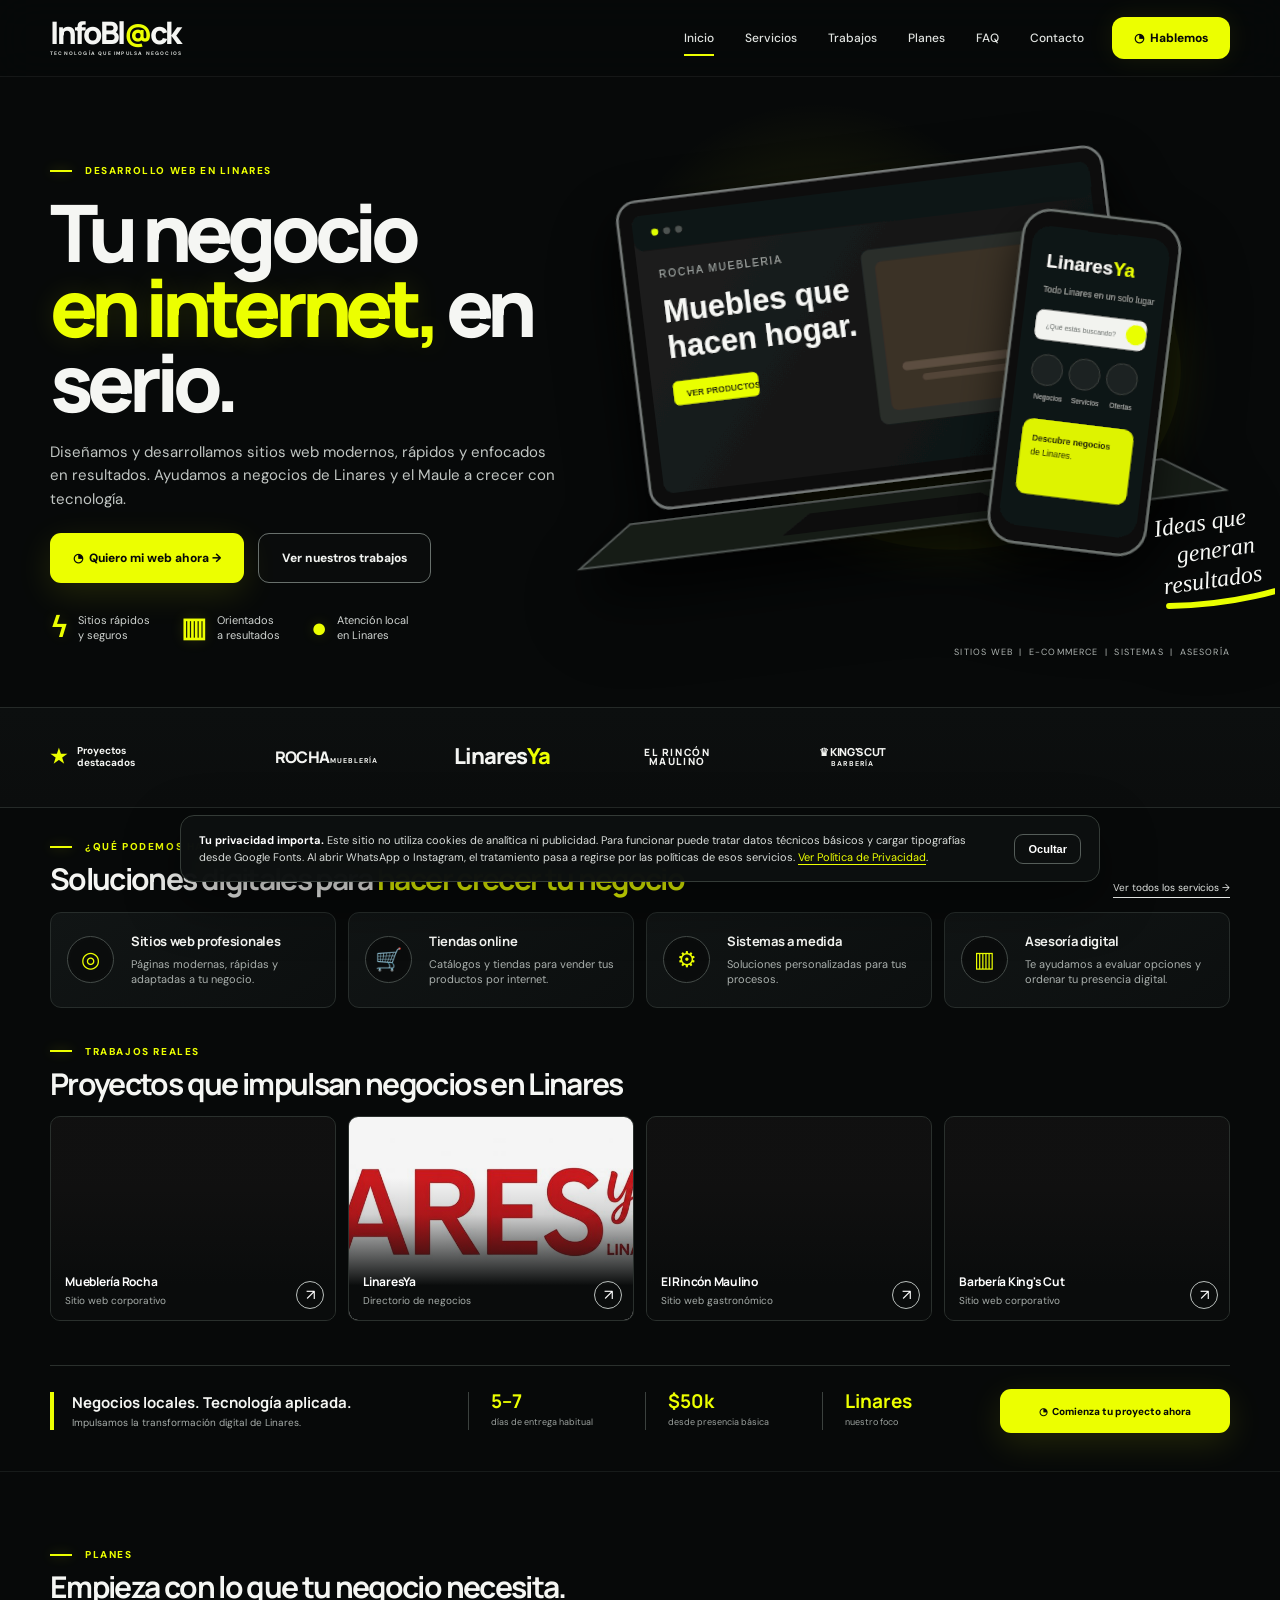
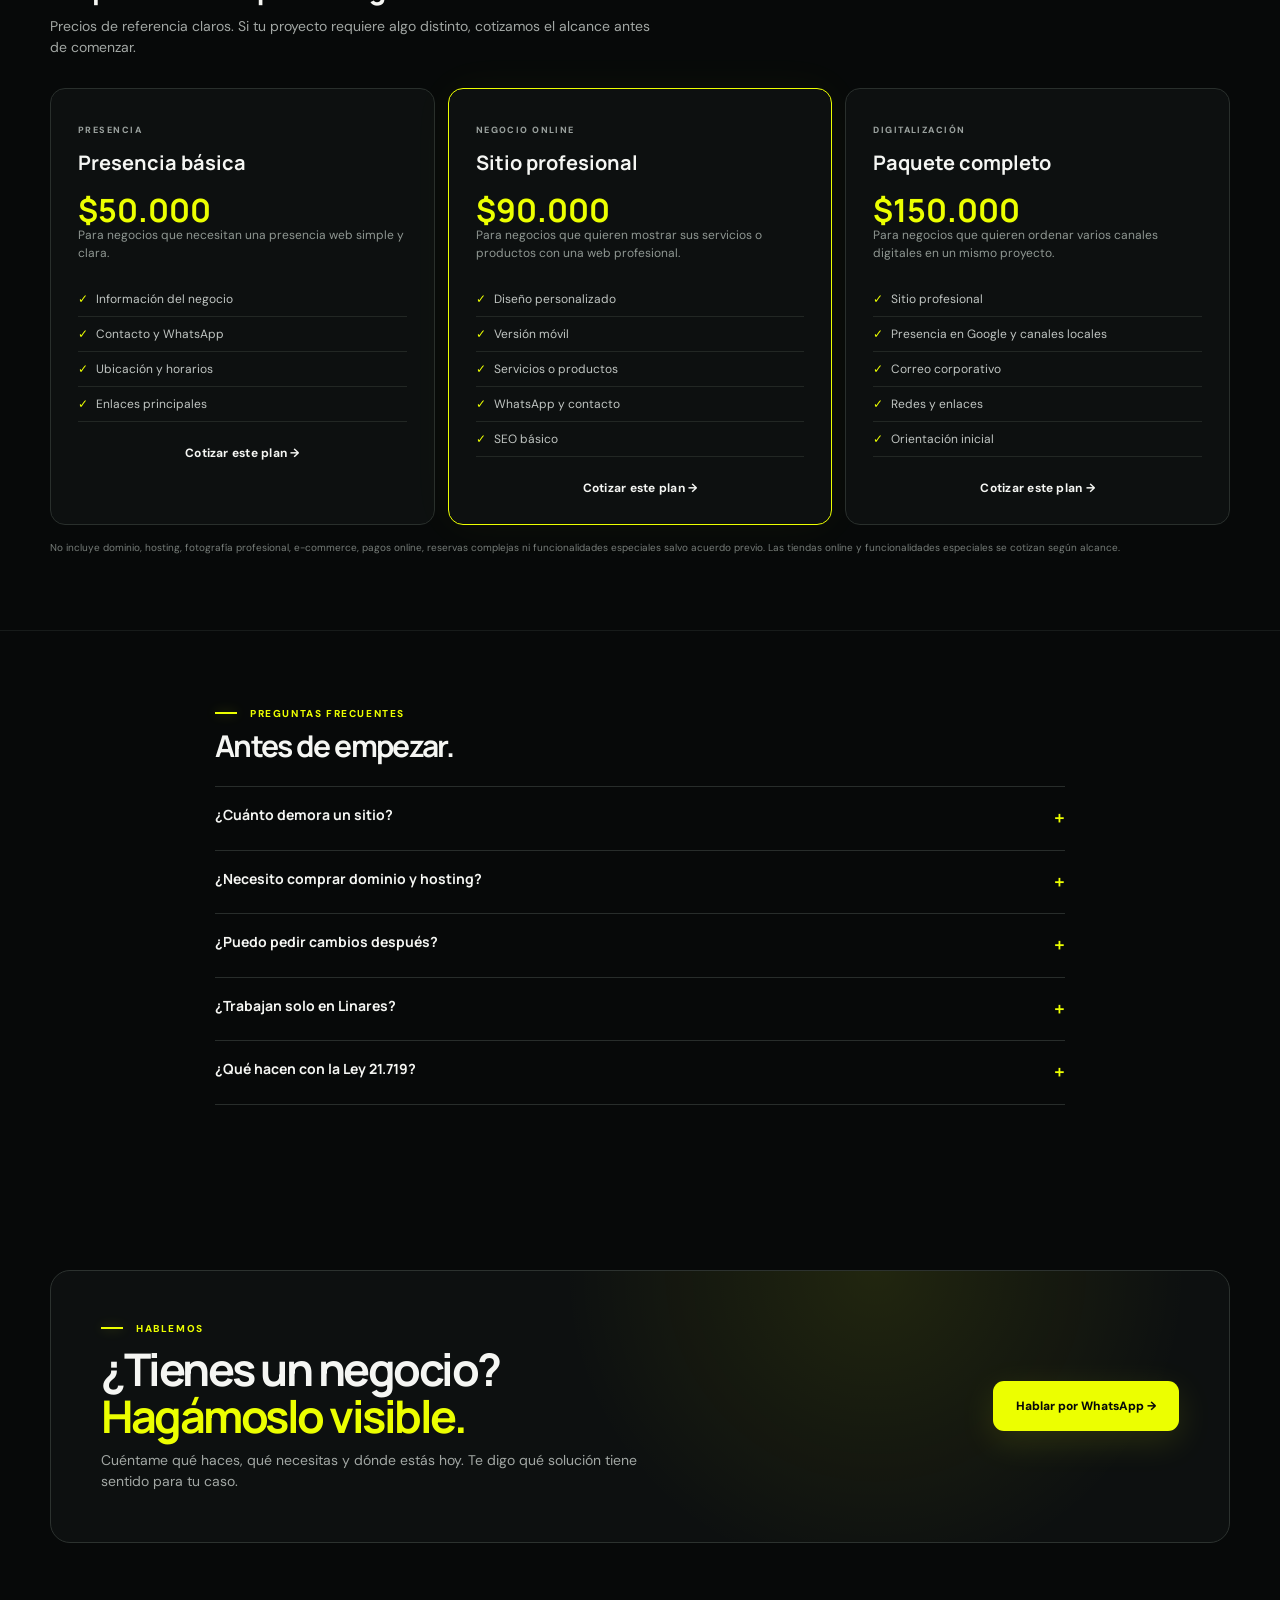
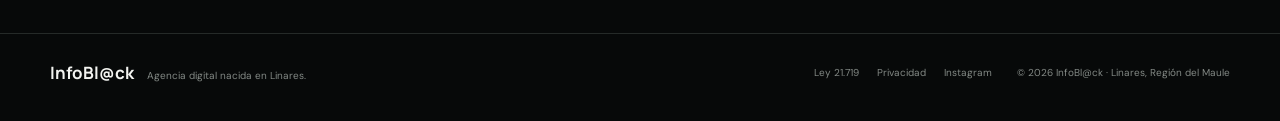
<file: index.html>
<!DOCTYPE html>
<html lang="es">
<head>
<meta charset="UTF-8">
<meta name="viewport" content="width=device-width, initial-scale=1.0">
<title>InfoBl@ck | Digitalización de negocios en Linares</title>
<meta name="description" content="Diseñamos y desarrollamos sitios web modernos para negocios de Linares y la Región del Maule.">
<meta name="robots" content="index, follow">
<meta property="og:title" content="InfoBl@ck | Digitalización de negocios en Linares">
<meta property="og:description" content="Tu negocio en internet, en serio.">
<meta property="og:type" content="website">
<meta property="og:url" content="https://infoblack.cl">
<link rel="icon" type="image/png" href="/favicon.png">
<link rel="apple-touch-icon" href="/favicon.png">
<link rel="preconnect" href="https://fonts.googleapis.com">
<link href="https://fonts.googleapis.com/css2?family=DM+Sans:wght@400;500;600;700&family=Manrope:wght@500;600;700;800&display=swap" rel="stylesheet">
<link rel="stylesheet" href="/assets/modern-typography.css?v=5">
<script type="application/ld+json">{"@context":"https://schema.org","@type":"LocalBusiness","name":"InfoBl@ck","description":"Agencia digital para negocios de Linares y la Región del Maule.","url":"https://infoblack.cl","telephone":"+56984272557","email":"infoblack.linares@gmail.com","address":{"@type":"PostalAddress","addressLocality":"Linares","addressRegion":"Región del Maule","addressCountry":"CL"},"founder":{"@type":"Person","name":"Willson Valdés"},"priceRange":"$$"}</script>
<style>
.privacy-notice{position:fixed;z-index:3000;left:18px;right:18px;bottom:18px;max-width:920px;margin:0 auto;background:rgba(13,16,16,.97);border:1px solid #343b37;border-radius:14px;box-shadow:0 18px 55px rgba(0,0,0,.45);padding:16px 18px;display:flex;align-items:center;gap:18px;color:#d9ddda;font-size:11px;line-height:1.5;backdrop-filter:blur(18px)}
.privacy-notice strong{color:#fff}.privacy-notice a{color:#ecff00;text-decoration:underline;text-underline-offset:3px}.privacy-notice button{margin-left:auto;flex:0 0 auto;border:1px solid #555d59;background:transparent;color:#fff;border-radius:9px;padding:8px 13px;font-size:11px;font-weight:700;cursor:pointer}.privacy-notice button:hover{border-color:#ecff00;color:#ecff00}
.plan-note{margin:-8px 0 20px;color:#8f9792;font-size:12px;line-height:1.5}.plan-cta{display:block;margin-top:22px;text-align:center;text-decoration:none;font-size:12px;font-weight:700;letter-spacing:.02em}.plan-cta:hover{text-decoration:underline;text-underline-offset:4px}
@media(max-width:600px){.privacy-notice{left:10px;right:10px;bottom:10px;padding:14px;align-items:flex-start}.privacy-notice button{padding:7px 10px}}
</style>
</head>
<body>
<header class="site-header">
  <nav class="nav wrap">
    <a class="logo" href="#inicio" aria-label="InfoBl@ck inicio">InfoBl<span>@</span>ck<small>TECNOLOGÍA QUE IMPULSA NEGOCIOS</small></a>
    <div class="nav-links">
      <a class="active" href="#inicio">Inicio</a><a href="#servicios">Servicios</a><a href="#trabajos">Trabajos</a><a href="#precios">Planes</a><a href="#faq">FAQ</a><a href="#contacto">Contacto</a>
    </div>
    <a class="nav-whatsapp" href="https://wa.me/56984272557?text=Hola%20InfoBl%40ck%2C%20quiero%20mejorar%20mi%20negocio">◔ &nbsp;Hablemos</a>
    <button class="hamb" id="hamb" aria-label="Abrir menú" aria-expanded="false">☰</button>
  </nav>
  <div class="mobile-nav" id="mobileNav"><a href="#inicio">Inicio</a><a href="#servicios">Servicios</a><a href="#trabajos">Trabajos</a><a href="#precios">Planes</a><a href="#faq">FAQ</a><a href="#contacto">Contacto</a><a class="nav-whatsapp" href="https://wa.me/56984272557?text=Hola%20InfoBl%40ck%2C%20quiero%20mejorar%20mi%20negocio">Hablemos</a></div>
</header>

<aside class="privacy-notice" id="privacyNotice" aria-label="Aviso de privacidad">
  <div><strong>Tu privacidad importa.</strong> Este sitio no utiliza cookies de analítica ni publicidad. Para funcionar puede tratar datos técnicos básicos y cargar tipografías desde Google Fonts. Al abrir WhatsApp o Instagram, el tratamiento pasa a regirse por las políticas de esos servicios. <a href="/politica-de-privacidad/">Ver Política de Privacidad</a>.</div>
  <button type="button" id="privacyDismiss">Ocultar</button>
</aside>

<main id="inicio">
<section class="hero-reference">
  <div class="wrap hero-grid">
    <div class="hero-copy">
      <div class="hero-kicker"><span></span> DESARROLLO WEB EN LINARES</div>
      <h1>Tu negocio<br><em>en internet,</em> en serio.</h1>
      <p>Diseñamos y desarrollamos sitios web modernos, rápidos y enfocados en resultados. Ayudamos a negocios de Linares y el Maule a crecer con tecnología.</p>
      <div class="hero-actions"><a class="button button-primary" href="https://wa.me/56984272557?text=Hola%20InfoBl%40ck%2C%20quiero%20mi%20web">◔ &nbsp;Quiero mi web ahora →</a><a class="button button-outline" href="#trabajos">Ver nuestros trabajos</a></div>
      <div class="hero-points"><div><b>ϟ</b><span>Sitios rápidos<br>y seguros</span></div><div><b>▥</b><span>Orientados<br>a resultados</span></div><div><b>●</b><span>Atención local<br>en Linares</span></div></div>
    </div>
    <div class="hero-visual"><img src="/assets/hero-devices.svg" alt="Diseños web de Mueblería Rocha y LinaresYa en computador y teléfono"><div class="hero-tags">SITIOS WEB &nbsp;|&nbsp; E-COMMERCE &nbsp;|&nbsp; SISTEMAS &nbsp;|&nbsp; ASESORÍA</div></div>
  </div>
</section>

<section class="project-strip"><div class="wrap strip-inner"><div class="strip-label"><b>★</b><span>Proyectos<br>destacados</span></div><div class="strip-name rocha">ROCHA<small>MUEBLERÍA</small></div><div class="strip-name linaresya">Linares<span>Ya</span></div><div class="strip-name maulino">EL RINCÓN<br>MAULINO</div><div class="strip-name kings">♛ KING'S CUT<br><small>BARBERÍA</small></div></div></section>

<section id="servicios" class="services-section"><div class="wrap"><div class="section-head"><div><div class="section-kicker"><span></span> ¿QUÉ PODEMOS HACER POR TU NEGOCIO?</div><h2>Soluciones digitales para <em>hacer crecer tu negocio</em></h2></div><a href="#contacto">Ver todos los servicios →</a></div><div class="service-grid"><article class="service-card"><div class="service-icon">◎</div><div><h3>Sitios web profesionales</h3><p>Páginas modernas, rápidas y adaptadas a tu negocio.</p></div></article><article class="service-card"><div class="service-icon">🛒</div><div><h3>Tiendas online</h3><p>Catálogos y tiendas para vender tus productos por internet.</p></div></article><article class="service-card"><div class="service-icon">⚙</div><div><h3>Sistemas a medida</h3><p>Soluciones personalizadas para tus procesos.</p></div></article><article class="service-card"><div class="service-icon">▥</div><div><h3>Asesoría digital</h3><p>Te ayudamos a evaluar opciones y ordenar tu presencia digital.</p></div></article></div></div></section>

<section id="trabajos" class="works-section"><div class="wrap"><div class="section-head"><div><div class="section-kicker"><span></span> TRABAJOS REALES</div><h2>Proyectos que impulsan negocios en Linares</h2></div></div><div class="works-grid"><a class="work-card work-rocha" href="https://rocha-mueblerialinares.vercel.app" target="_blank" rel="noopener"><div class="work-overlay"></div><div class="work-content"><h3>Mueblería Rocha</h3><p>Sitio web corporativo</p><span>↗</span></div></a><a class="work-card work-linaresya" href="https://linaresya.cl" target="_blank" rel="noopener"><div class="work-overlay"></div><div class="work-content"><h3>LinaresYa</h3><p>Directorio de negocios</p><span>↗</span></div></a><a class="work-card work-maulino" href="https://restaurant-demolinares.netlify.app/" target="_blank" rel="noopener"><div class="work-overlay"></div><div class="work-content"><h3>El Rincón Maulino</h3><p>Sitio web gastronómico</p><span>↗</span></div></a><a class="work-card work-kings" href="https://barberdemolinares.netlify.app/" target="_blank" rel="noopener"><div class="work-overlay"></div><div class="work-content"><h3>Barbería King's Cut</h3><p>Sitio web corporativo</p><span>↗</span></div></a></div></div></section>

<section class="impact-section"><div class="wrap impact-inner"><div class="impact-text"><b>Negocios locales. Tecnología aplicada.</b><span>Impulsamos la transformación digital de Linares.</span></div><div class="impact-item"><strong>5–7</strong><span>días de entrega habitual</span></div><div class="impact-item"><strong>$50k</strong><span>desde presencia básica</span></div><div class="impact-item"><strong>Linares</strong><span>nuestro foco</span></div><a class="button button-primary" href="https://wa.me/56984272557?text=Hola%20InfoBl%40ck%2C%20quiero%20comenzar%20mi%20proyecto">◔ &nbsp;Comienza tu proyecto ahora</a></div></section>

<section id="precios" class="detail-section"><div class="wrap"><div class="section-kicker"><span></span> PLANES</div><h2>Empieza con lo que tu negocio necesita.</h2><p class="section-lead">Precios de referencia claros. Si tu proyecto requiere algo distinto, cotizamos el alcance antes de comenzar.</p><div class="plans-grid">
<article><small>PRESENCIA</small><h3>Presencia básica</h3><strong>$50.000</strong><p class="plan-note">Para negocios que necesitan una presencia web simple y clara.</p><ul><li>Información del negocio</li><li>Contacto y WhatsApp</li><li>Ubicación y horarios</li><li>Enlaces principales</li></ul><a class="plan-cta" href="https://wa.me/56984272557?text=Hola%20InfoBl%40ck%2C%20me%20interesa%20el%20plan%20Presencia%20de%20%2450.000">Cotizar este plan →</a></article>
<article class="featured"><small>NEGOCIO ONLINE</small><h3>Sitio profesional</h3><strong>$90.000</strong><p class="plan-note">Para negocios que quieren mostrar sus servicios o productos con una web profesional.</p><ul><li>Diseño personalizado</li><li>Versión móvil</li><li>Servicios o productos</li><li>WhatsApp y contacto</li><li>SEO básico</li></ul><a class="plan-cta" href="https://wa.me/56984272557?text=Hola%20InfoBl%40ck%2C%20me%20interesa%20el%20plan%20Negocio%20Online%20de%20%2490.000">Cotizar este plan →</a></article>
<article><small>DIGITALIZACIÓN</small><h3>Paquete completo</h3><strong>$150.000</strong><p class="plan-note">Para negocios que quieren ordenar varios canales digitales en un mismo proyecto.</p><ul><li>Sitio profesional</li><li>Presencia en Google y canales locales</li><li>Correo corporativo</li><li>Redes y enlaces</li><li>Orientación inicial</li></ul><a class="plan-cta" href="https://wa.me/56984272557?text=Hola%20InfoBl%40ck%2C%20me%20interesa%20el%20plan%20Digitalizaci%C3%B3n%20de%20%24150.000">Cotizar este plan →</a></article>
</div><p class="fine-print">No incluye dominio, hosting, fotografía profesional, e-commerce, pagos online, reservas complejas ni funcionalidades especiales salvo acuerdo previo. Las tiendas online y funcionalidades especiales se cotizan según alcance.</p></div></section>

<section id="faq" class="detail-section faq-section"><div class="wrap narrow"><div class="section-kicker"><span></span> PREGUNTAS FRECUENTES</div><h2>Antes de empezar.</h2><div class="faq-list"><details><summary>¿Cuánto demora un sitio?</summary><p>La entrega habitual de un proyecto estándar es de 5 a 7 días, una vez recibido el contenido necesario y definido el alcance.</p></details><details><summary>¿Necesito comprar dominio y hosting?</summary><p>No necesariamente. Te orientamos sobre las opciones y podemos ayudarte con la configuración. Estos servicios pueden tener costos de terceros.</p></details><details><summary>¿Puedo pedir cambios después?</summary><p>Sí. Los cambios incluidos dependen del proyecto contratado. También ofrecemos mantenimiento para actualizaciones posteriores.</p></details><details><summary>¿Trabajan solo en Linares?</summary><p>Estamos enfocados en Linares y la Región del Maule, pero podemos trabajar de forma remota con negocios de otras zonas.</p></details><details><summary>¿Qué hacen con la Ley 21.719?</summary><p>Podemos implementar documentos y elementos digitales de privacidad para tu sitio mediante nuestro <a href="/pack-cumplimiento">Pack de Cumplimiento</a>. Es un servicio de implementación digital y no constituye asesoría jurídica.</p></details></div></div></section>

<section id="contacto" class="contact-section"><div class="wrap contact-box"><div><div class="section-kicker"><span></span> HABLEMOS</div><h2>¿Tienes un negocio?<br><em>Hagámoslo visible.</em></h2><p>Cuéntame qué haces, qué necesitas y dónde estás hoy. Te digo qué solución tiene sentido para tu caso.</p></div><a class="button button-primary" href="https://wa.me/56984272557?text=Hola%20InfoBl%40ck%2C%20quiero%20digitalizar%20mi%20negocio">Hablar por WhatsApp →</a></div></section>
</main>
<footer><div class="wrap footer-inner"><div><b>InfoBl@ck</b><span>Agencia digital nacida en Linares.</span></div><div class="footer-links"><a href="/pack-cumplimiento">Ley 21.719</a><a href="/politica-de-privacidad/">Privacidad</a><a href="https://instagram.com/infoblack.linares">Instagram</a></div><small>© 2026 InfoBl@ck · Linares, Región del Maule</small></div></footer>
<script>
const hamb=document.getElementById('hamb'), mobile=document.getElementById('mobileNav');
if(hamb){hamb.addEventListener('click',()=>{const open=mobile.classList.toggle('open');hamb.setAttribute('aria-expanded',open?'true':'false');});}
mobile?.querySelectorAll('a').forEach(a=>a.addEventListener('click',()=>{mobile.classList.remove('open');hamb?.setAttribute('aria-expanded','false');}));
const privacyNotice=document.getElementById('privacyNotice'),privacyDismiss=document.getElementById('privacyDismiss');
if(privacyNotice&&privacyDismiss){
  let dismissed=false;
  try{dismissed=localStorage.getItem('infoblack_privacy_notice_dismissed')==='1';}catch(e){}
  if(dismissed) privacyNotice.hidden=true;
  privacyDismiss.addEventListener('click',()=>{
    privacyNotice.hidden=true;
    try{localStorage.setItem('infoblack_privacy_notice_dismissed','1');}catch(e){try{sessionStorage.setItem('infoblack_privacy_notice_dismissed','1');}catch(e){}}
  });
}
</script>
</body>
</html>
</file>
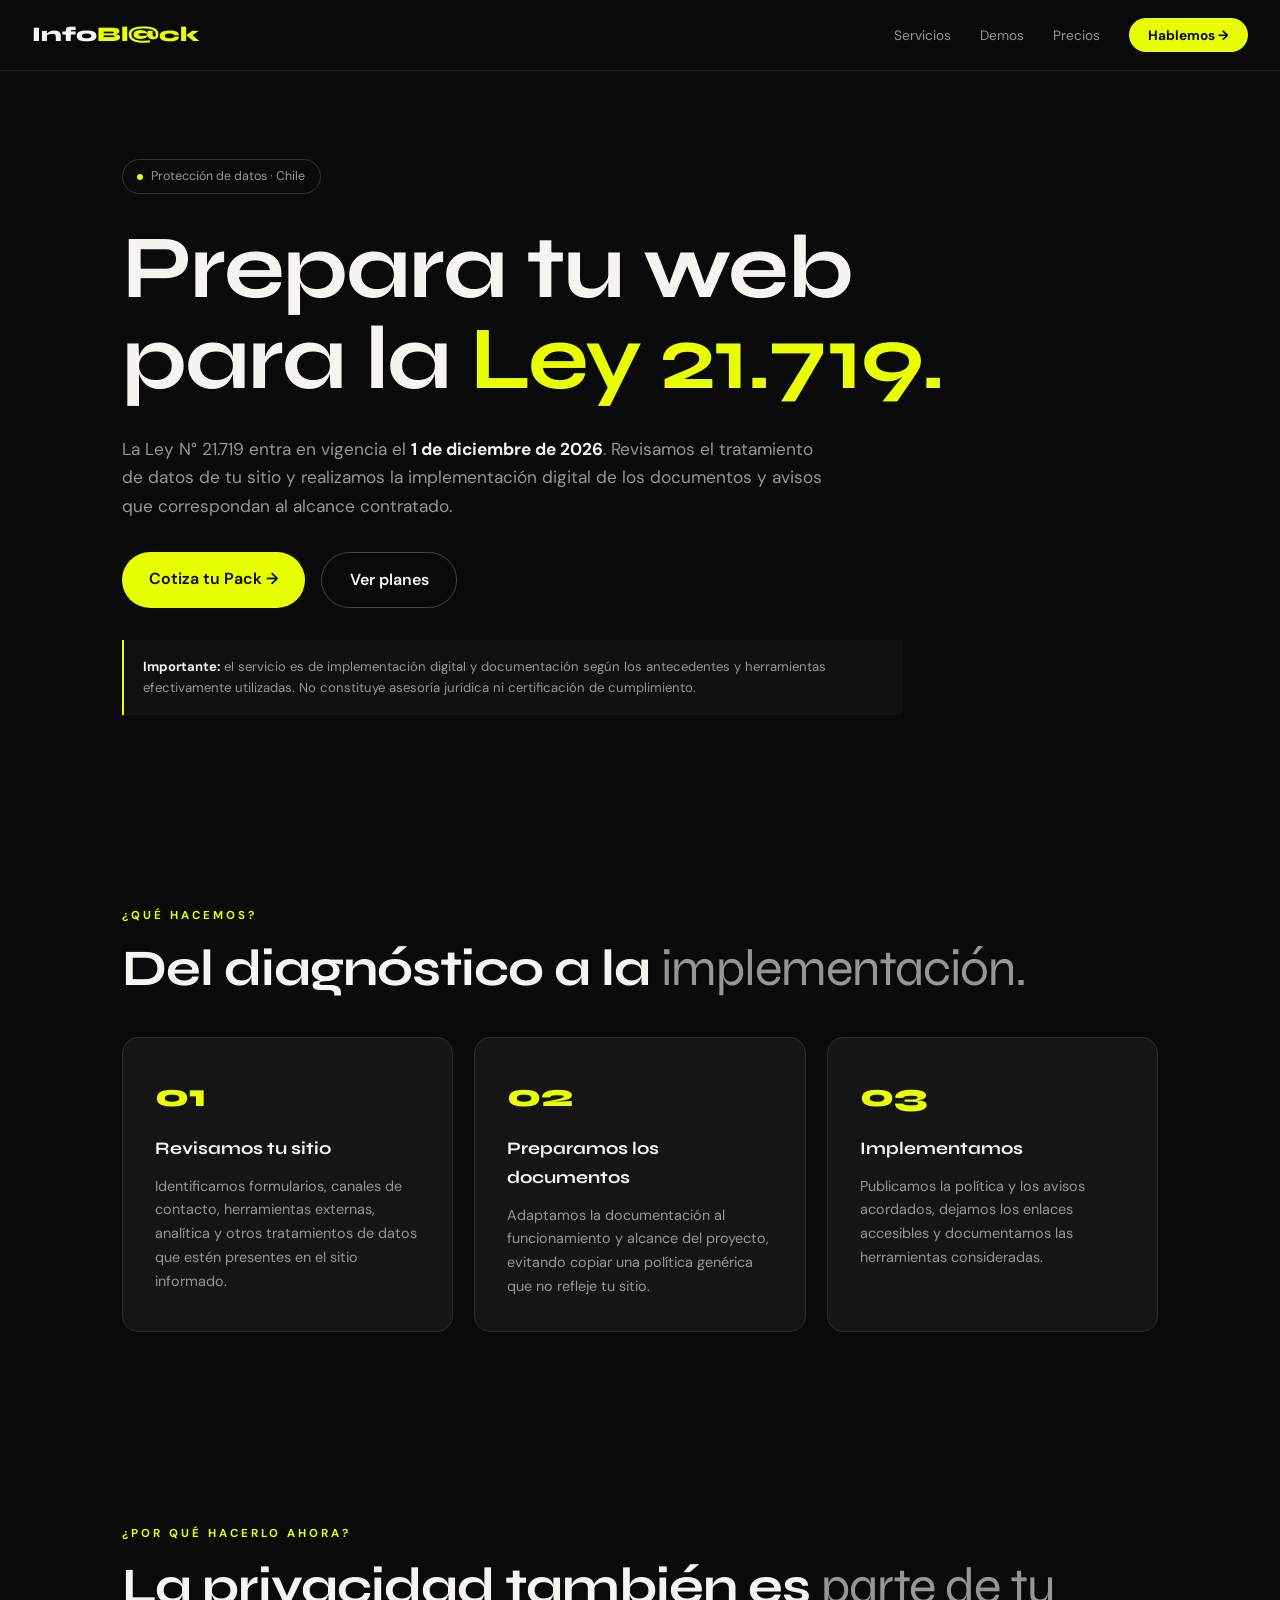
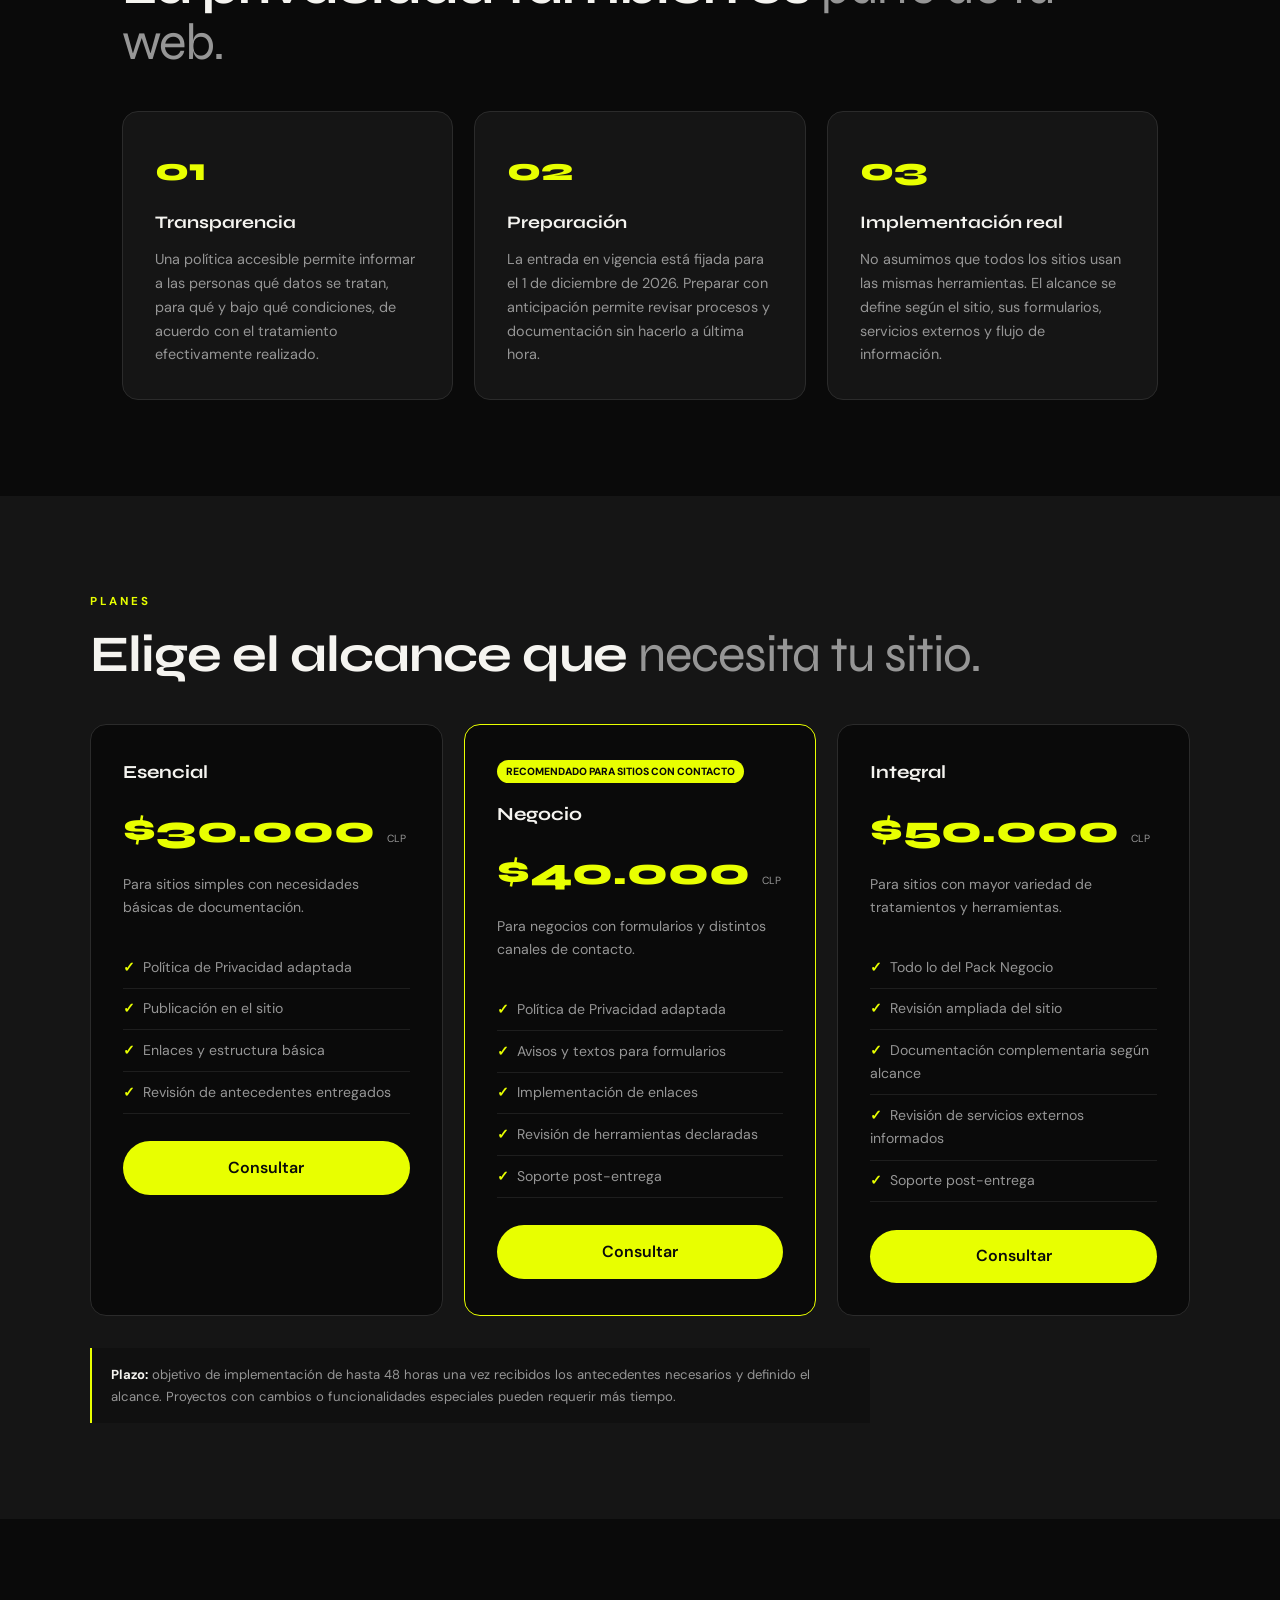
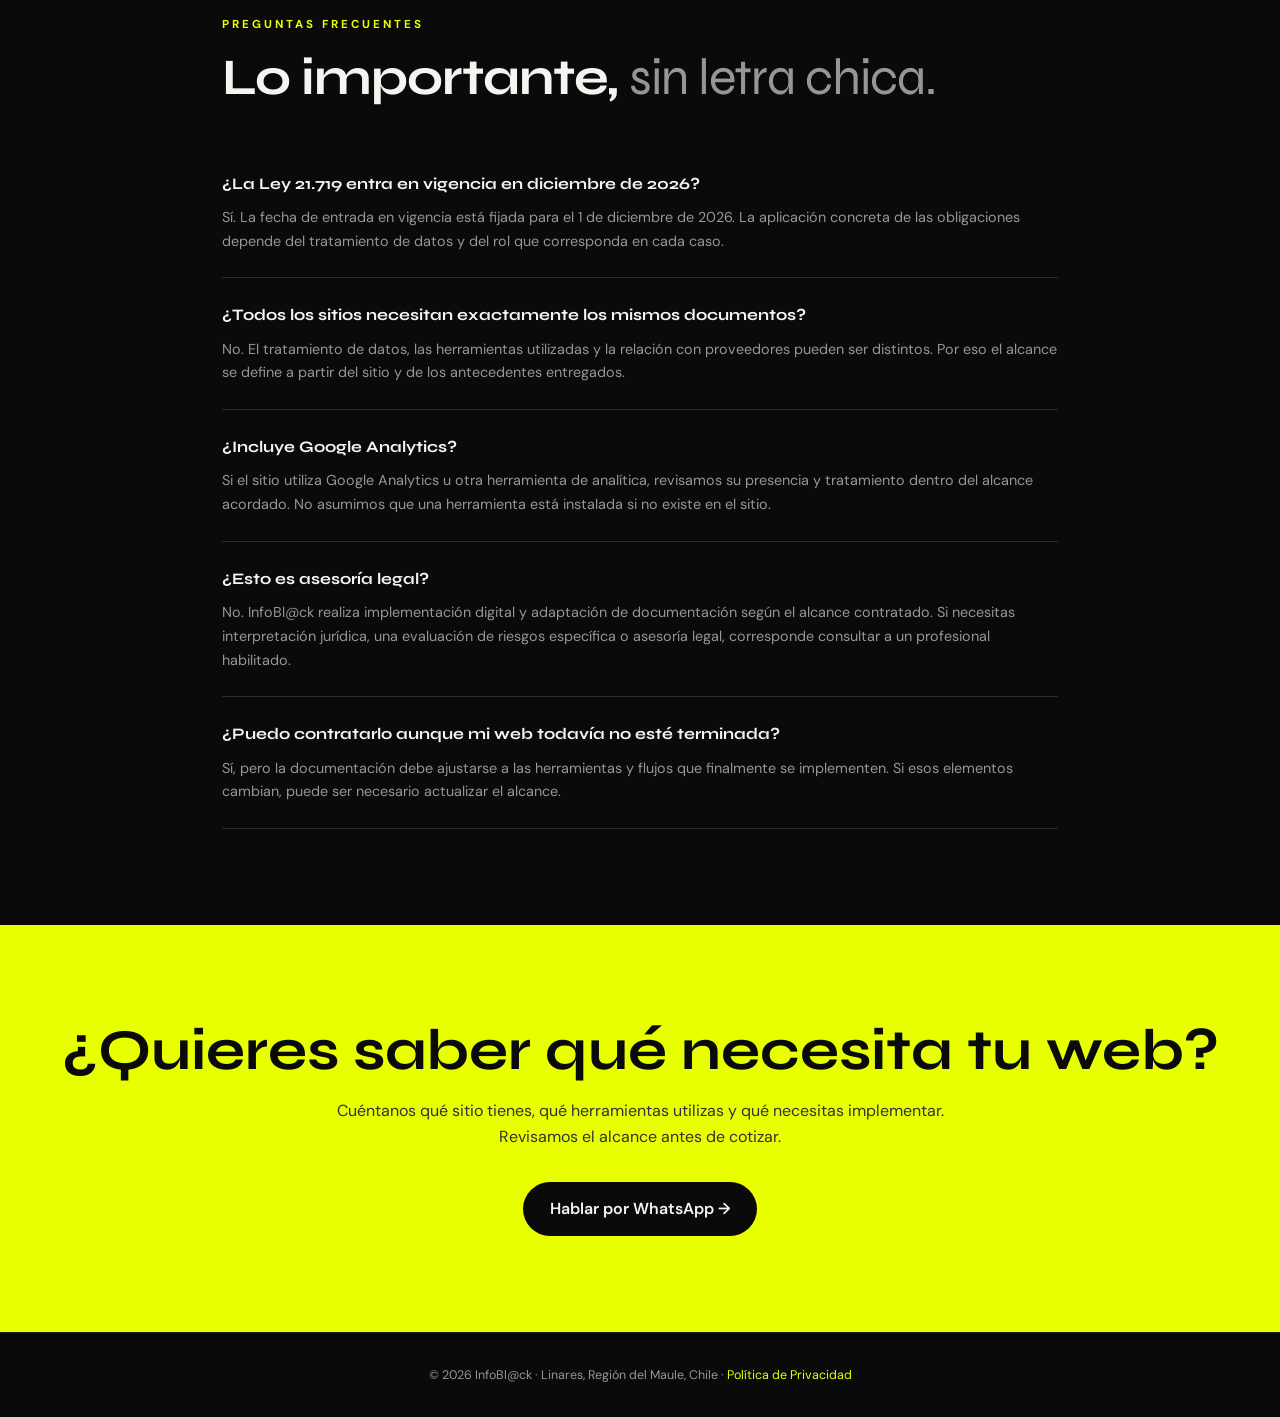
<file: pack-cumplimiento/index.html>
<!DOCTYPE html>
<html lang="es">
<head>
<meta charset="UTF-8">
<meta name="viewport" content="width=device-width, initial-scale=1.0">
<title>Pack Cumplimiento Ley 21.719 | InfoBl@ck</title>
<meta name="description" content="Implementación digital de documentos y avisos de privacidad para sitios web, preparada para la entrada en vigencia de la Ley 21.719 en Chile.">
<meta name="robots" content="index, follow">
<meta property="og:title" content="Pack Cumplimiento Ley 21.719 — InfoBl@ck">
<meta property="og:description" content="Prepara tu sitio web para las nuevas exigencias de protección de datos personales en Chile.">
<meta property="og:type" content="website">
<meta property="og:url" content="https://infoblack.cl/pack-cumplimiento/">
<link rel="icon" type="image/png" href="/favicon.png">
<link rel="apple-touch-icon" href="/favicon.png">
<link href="https://fonts.googleapis.com/css2?family=Syne:wght@400;600;700;800&family=DM+Sans:wght@300;400;500;600&display=swap" rel="stylesheet">
<style>
:root{--negro:#0a0a0a;--blanco:#f5f4f0;--acento:#e8ff00;--gris:#151515;--gris2:#222;--muted:#969696;--line:#2b2b2b}
*{box-sizing:border-box;margin:0;padding:0}html{scroll-behavior:smooth}body{background:var(--negro);color:var(--blanco);font-family:'DM Sans',sans-serif;line-height:1.65}a{color:inherit}
nav{position:fixed;top:0;left:0;right:0;z-index:20;display:flex;justify-content:space-between;align-items:center;padding:1.1rem 2rem;background:rgba(10,10,10,.92);backdrop-filter:blur(12px);border-bottom:1px solid #222}.logo{font-family:Syne,sans-serif;font-weight:800;font-size:1.3rem;text-decoration:none}.logo span{color:var(--acento)}nav ul{display:flex;gap:1.8rem;list-style:none;align-items:center}nav a{text-decoration:none}nav ul a{font-size:.85rem;color:var(--muted)}.nav-cta{background:var(--acento);color:var(--negro);padding:.55rem 1.2rem;border-radius:100px;font-weight:700}.hamb{display:none;background:none;border:0;color:var(--blanco);font-size:1.5rem;cursor:pointer}.mobile-nav{display:none}
.hero{min-height:90vh;max-width:1100px;margin:auto;padding:9rem 2rem 5rem;display:flex;flex-direction:column;justify-content:center}.tag{display:inline-flex;width:max-content;gap:8px;align-items:center;padding:.4rem .9rem;border:1px solid #333;border-radius:100px;color:var(--muted);font-size:.78rem;margin-bottom:1.8rem}.tag b{width:6px;height:6px;border-radius:50%;background:var(--acento)}h1,h2,h3{font-family:Syne,sans-serif}h1{font-size:clamp(2.7rem,7vw,5.6rem);line-height:1.02;letter-spacing:-2px;max-width:900px}h1 em{font-style:normal;color:var(--acento)}.lead{max-width:700px;color:var(--muted);font-size:1.08rem;margin:1.8rem 0 2rem}.lead strong{color:var(--blanco)}.buttons{display:flex;gap:1rem;flex-wrap:wrap}.btn{display:inline-flex;padding:.85rem 1.7rem;border-radius:100px;text-decoration:none;font-weight:600}.primary{background:var(--acento);color:var(--negro)}.secondary{border:1px solid #444;color:var(--blanco)}
.section{max-width:1100px;margin:auto;padding:6rem 2rem}.label{font-size:.72rem;letter-spacing:3px;text-transform:uppercase;color:var(--acento);font-weight:700;margin-bottom:1rem}.title{font-size:clamp(2rem,4vw,3.2rem);line-height:1.1;letter-spacing:-1px;margin-bottom:2.5rem}.muted{color:var(--muted);font-weight:400}.grid{display:grid;grid-template-columns:repeat(3,1fr);gap:1.3rem}.card{background:var(--gris);border:1px solid var(--line);border-radius:16px;padding:2rem}.card .num{font-family:Syne,sans-serif;font-size:2rem;color:var(--acento);font-weight:800}.card h3{font-size:1.1rem;margin:.7rem 0}.card p{font-size:.9rem;color:var(--muted)}
.plans{background:var(--gris);padding:6rem 2rem}.plans-inner{max-width:1100px;margin:auto}.plan-grid{display:grid;grid-template-columns:repeat(3,1fr);gap:1.3rem}.plan{background:var(--negro);border:1px solid var(--line);border-radius:16px;padding:2rem}.plan.featured{border-color:var(--acento)}.badge{display:inline-block;background:var(--acento);color:var(--negro);font-size:.65rem;font-weight:800;padding:3px 9px;border-radius:100px;margin-bottom:1rem}.plan h3{font-size:1.15rem}.price{font-family:Syne,sans-serif;font-size:2.4rem;font-weight:800;color:var(--acento);margin:.7rem 0}.price small{font:400 .65rem 'DM Sans',sans-serif;color:var(--muted)}.plan p{color:var(--muted);font-size:.88rem;min-height:55px}.plan ul{list-style:none;margin:1.2rem 0 1.7rem}.plan li{font-size:.88rem;color:var(--muted);padding:.55rem 0;border-bottom:1px solid #1e1e1e}.plan li::before{content:'✓';color:var(--acento);font-weight:700;margin-right:8px}.plan .btn{width:100%;justify-content:center}
.faq{max-width:900px}.faq-item{padding:1.5rem 0;border-bottom:1px solid var(--line)}.faq-item h3{font-size:1rem;margin-bottom:.55rem}.faq-item p{font-size:.9rem;color:var(--muted)}
.cta{background:var(--acento);color:var(--negro);text-align:center;padding:6rem 2rem}.cta h2{font-size:clamp(2rem,5vw,3.6rem);line-height:1.05;margin-bottom:1rem}.cta p{max-width:620px;margin:0 auto 2rem;color:#333}.dark{background:var(--negro);color:var(--blanco)}footer{border-top:1px solid #222;padding:2rem;text-align:center;color:var(--muted);font-size:.78rem}footer a{color:var(--acento);text-decoration:none}
.note{margin-top:2rem;padding:1rem 1.2rem;border-left:2px solid var(--acento);background:#101010;color:var(--muted);font-size:.82rem;max-width:780px}.note strong{color:var(--blanco)}
@media(max-width:800px){nav{padding:1rem 1.2rem}nav ul{display:none}.hamb{display:block}.mobile-nav{position:absolute;display:none;top:100%;left:0;right:0;background:rgba(10,10,10,.98);backdrop-filter:blur(12px);border-bottom:1px solid #222;padding:1.2rem;flex-direction:column;gap:.9rem}.mobile-nav.open{display:flex}.mobile-nav a{display:block;padding:.7rem .5rem;color:var(--muted);text-decoration:none}.mobile-nav .nav-cta{color:var(--negro);text-align:center}.hero{padding:8rem 1.3rem 4rem;min-height:auto}.section{padding:4.5rem 1.3rem}.grid,.plan-grid{grid-template-columns:1fr}h1{font-size:clamp(2.5rem,13vw,4rem)}.plans{padding:4.5rem 1.3rem}.plan p{min-height:auto}}
</style>
</head>
<body>
<nav>
<a class="logo" href="/">Info<span>Bl@ck</span></a>
<ul><li><a href="/#servicios">Servicios</a></li><li><a href="/#trabajos">Demos</a></li><li><a href="/#precios">Precios</a></li><li><a href="/#contacto" class="nav-cta">Hablemos →</a></li></ul>
<button class="hamb" id="hambBtn" aria-label="Abrir menú" aria-expanded="false" onclick="toggleMenu()">☰</button>
<div class="mobile-nav" id="mobileNav"><a href="/#servicios">Servicios</a><a href="/#trabajos">Demos</a><a href="/#precios">Precios</a><a href="/#contacto" class="nav-cta">Hablemos →</a></div>
</nav>
<section class="hero">
<div class="tag"><b></b> Protección de datos · Chile</div>
<h1>Prepara tu web para la <em>Ley 21.719.</em></h1>
<p class="lead">La Ley N° 21.719 entra en vigencia el <strong>1 de diciembre de 2026</strong>. Revisamos el tratamiento de datos de tu sitio y realizamos la implementación digital de los documentos y avisos que correspondan al alcance contratado.</p>
<div class="buttons"><a class="btn primary" href="https://wa.me/56984272557?text=Hola%20InfoBl%40ck%2C%20me%20interesa%20el%20Pack%20Cumplimiento%20Ley%2021.719.%20%C2%BFPodemos%20hablar%3F">Cotiza tu Pack →</a><a class="btn secondary" href="#planes">Ver planes</a></div>
<div class="note"><strong>Importante:</strong> el servicio es de implementación digital y documentación según los antecedentes y herramientas efectivamente utilizadas. No constituye asesoría jurídica ni certificación de cumplimiento.</div>
</section>
<section class="section" id="servicios">
<div class="label">¿Qué hacemos?</div><h2 class="title">Del diagnóstico a la <span class="muted">implementación.</span></h2>
<div class="grid">
<div class="card"><div class="num">01</div><h3>Revisamos tu sitio</h3><p>Identificamos formularios, canales de contacto, herramientas externas, analítica y otros tratamientos de datos que estén presentes en el sitio informado.</p></div>
<div class="card"><div class="num">02</div><h3>Preparamos los documentos</h3><p>Adaptamos la documentación al funcionamiento y alcance del proyecto, evitando copiar una política genérica que no refleje tu sitio.</p></div>
<div class="card"><div class="num">03</div><h3>Implementamos</h3><p>Publicamos la política y los avisos acordados, dejamos los enlaces accesibles y documentamos las herramientas consideradas.</p></div>
</div>
</section>
<section class="section" id="diferencias">
<div class="label">¿Por qué hacerlo ahora?</div><h2 class="title">La privacidad también es <span class="muted">parte de tu web.</span></h2>
<div class="grid">
<div class="card"><div class="num">01</div><h3>Transparencia</h3><p>Una política accesible permite informar a las personas qué datos se tratan, para qué y bajo qué condiciones, de acuerdo con el tratamiento efectivamente realizado.</p></div>
<div class="card"><div class="num">02</div><h3>Preparación</h3><p>La entrada en vigencia está fijada para el 1 de diciembre de 2026. Preparar con anticipación permite revisar procesos y documentación sin hacerlo a última hora.</p></div>
<div class="card"><div class="num">03</div><h3>Implementación real</h3><p>No asumimos que todos los sitios usan las mismas herramientas. El alcance se define según el sitio, sus formularios, servicios externos y flujo de información.</p></div>
</div>
</section>
<section class="plans" id="planes">
<div class="plans-inner"><div class="label">Planes</div><h2 class="title">Elige el alcance que <span class="muted">necesita tu sitio.</span></h2>
<div class="plan-grid">
<div class="plan"><h3>Esencial</h3><div class="price">$30.000 <small>CLP</small></div><p>Para sitios simples con necesidades básicas de documentación.</p><ul><li>Política de Privacidad adaptada</li><li>Publicación en el sitio</li><li>Enlaces y estructura básica</li><li>Revisión de antecedentes entregados</li></ul><a class="btn primary" href="https://wa.me/56984272557?text=Hola%20InfoBl%40ck%2C%20quiero%20cotizar%20el%20Pack%20Esencial%20Ley%2021.719.">Consultar</a></div>
<div class="plan featured"><span class="badge">RECOMENDADO PARA SITIOS CON CONTACTO</span><h3>Negocio</h3><div class="price">$40.000 <small>CLP</small></div><p>Para negocios con formularios y distintos canales de contacto.</p><ul><li>Política de Privacidad adaptada</li><li>Avisos y textos para formularios</li><li>Implementación de enlaces</li><li>Revisión de herramientas declaradas</li><li>Soporte post-entrega</li></ul><a class="btn primary" href="https://wa.me/56984272557?text=Hola%20InfoBl%40ck%2C%20quiero%20cotizar%20el%20Pack%20Negocio%20Ley%2021.719.">Consultar</a></div>
<div class="plan"><h3>Integral</h3><div class="price">$50.000 <small>CLP</small></div><p>Para sitios con mayor variedad de tratamientos y herramientas.</p><ul><li>Todo lo del Pack Negocio</li><li>Revisión ampliada del sitio</li><li>Documentación complementaria según alcance</li><li>Revisión de servicios externos informados</li><li>Soporte post-entrega</li></ul><a class="btn primary" href="https://wa.me/56984272557?text=Hola%20InfoBl%40ck%2C%20quiero%20cotizar%20el%20Pack%20Integral%20Ley%2021.719.">Consultar</a></div>
</div>
<p class="note"><strong>Plazo:</strong> objetivo de implementación de hasta 48 horas una vez recibidos los antecedentes necesarios y definido el alcance. Proyectos con cambios o funcionalidades especiales pueden requerir más tiempo.</p>
</div>
</section>
<section class="section faq" id="preguntas">
<div class="label">Preguntas frecuentes</div><h2 class="title">Lo importante, <span class="muted">sin letra chica.</span></h2>
<div class="faq-item"><h3>¿La Ley 21.719 entra en vigencia en diciembre de 2026?</h3><p>Sí. La fecha de entrada en vigencia está fijada para el 1 de diciembre de 2026. La aplicación concreta de las obligaciones depende del tratamiento de datos y del rol que corresponda en cada caso.</p></div>
<div class="faq-item"><h3>¿Todos los sitios necesitan exactamente los mismos documentos?</h3><p>No. El tratamiento de datos, las herramientas utilizadas y la relación con proveedores pueden ser distintos. Por eso el alcance se define a partir del sitio y de los antecedentes entregados.</p></div>
<div class="faq-item"><h3>¿Incluye Google Analytics?</h3><p>Si el sitio utiliza Google Analytics u otra herramienta de analítica, revisamos su presencia y tratamiento dentro del alcance acordado. No asumimos que una herramienta está instalada si no existe en el sitio.</p></div>
<div class="faq-item"><h3>¿Esto es asesoría legal?</h3><p>No. InfoBl@ck realiza implementación digital y adaptación de documentación según el alcance contratado. Si necesitas interpretación jurídica, una evaluación de riesgos específica o asesoría legal, corresponde consultar a un profesional habilitado.</p></div>
<div class="faq-item"><h3>¿Puedo contratarlo aunque mi web todavía no esté terminada?</h3><p>Sí, pero la documentación debe ajustarse a las herramientas y flujos que finalmente se implementen. Si esos elementos cambian, puede ser necesario actualizar el alcance.</p></div>
</section>
<section class="cta" id="contacto"><h2>¿Quieres saber qué necesita tu web?</h2><p>Cuéntanos qué sitio tienes, qué herramientas utilizas y qué necesitas implementar. Revisamos el alcance antes de cotizar.</p><a class="btn dark" href="https://wa.me/56984272557?text=Hola%20InfoBl%40ck%2C%20quiero%20revisar%20mi%20sitio%20para%20la%20Ley%2021.719.">Hablar por WhatsApp →</a></section>
<footer>© 2026 InfoBl@ck · Linares, Región del Maule, Chile · <a href="/politica-de-privacidad/">Política de Privacidad</a></footer>
<script>
function toggleMenu(){const menu=document.getElementById('mobileNav');const btn=document.getElementById('hambBtn');const open=menu.classList.toggle('open');btn.setAttribute('aria-expanded',open?'true':'false');btn.setAttribute('aria-label',open?'Cerrar menú':'Abrir menú')}
document.querySelectorAll('#mobileNav a').forEach(link=>link.addEventListener('click',()=>{document.getElementById('mobileNav').classList.remove('open');document.getElementById('hambBtn').setAttribute('aria-expanded','false')}));
</script>
</body>
</html>
</file>
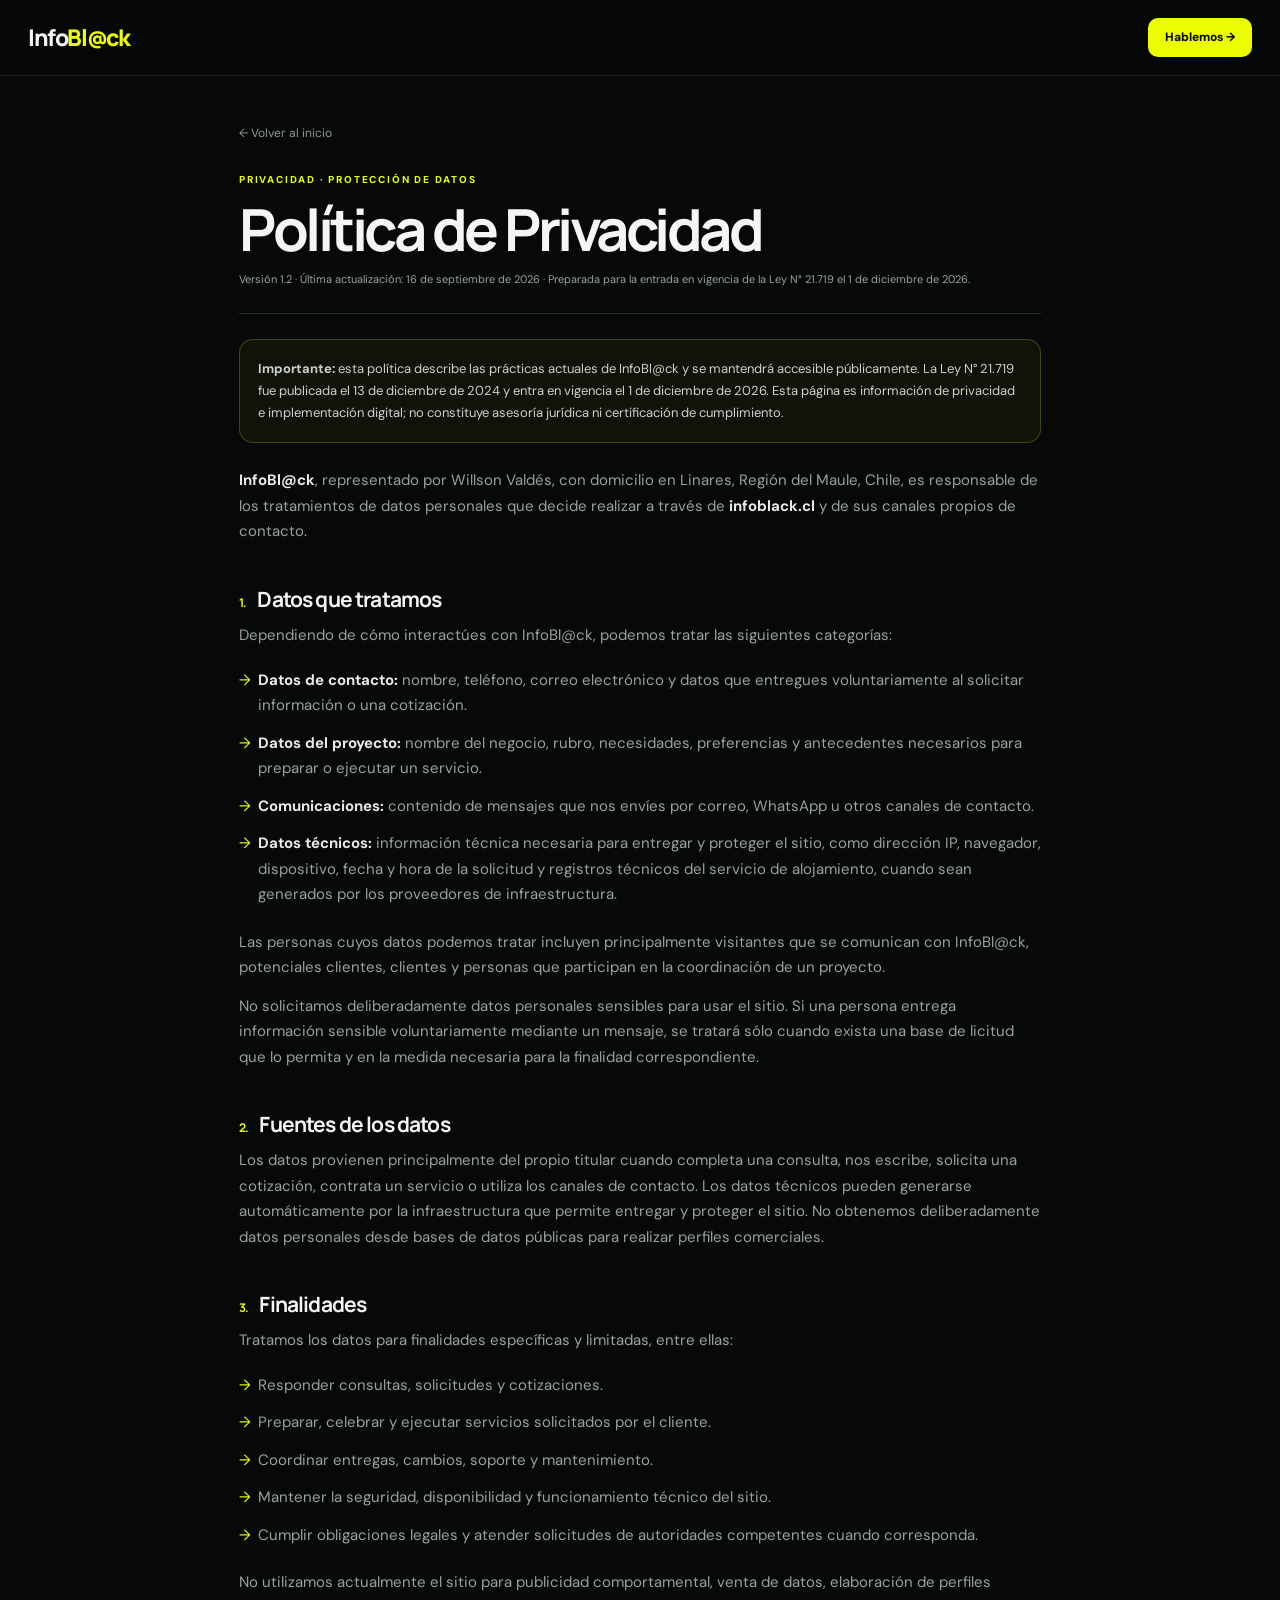
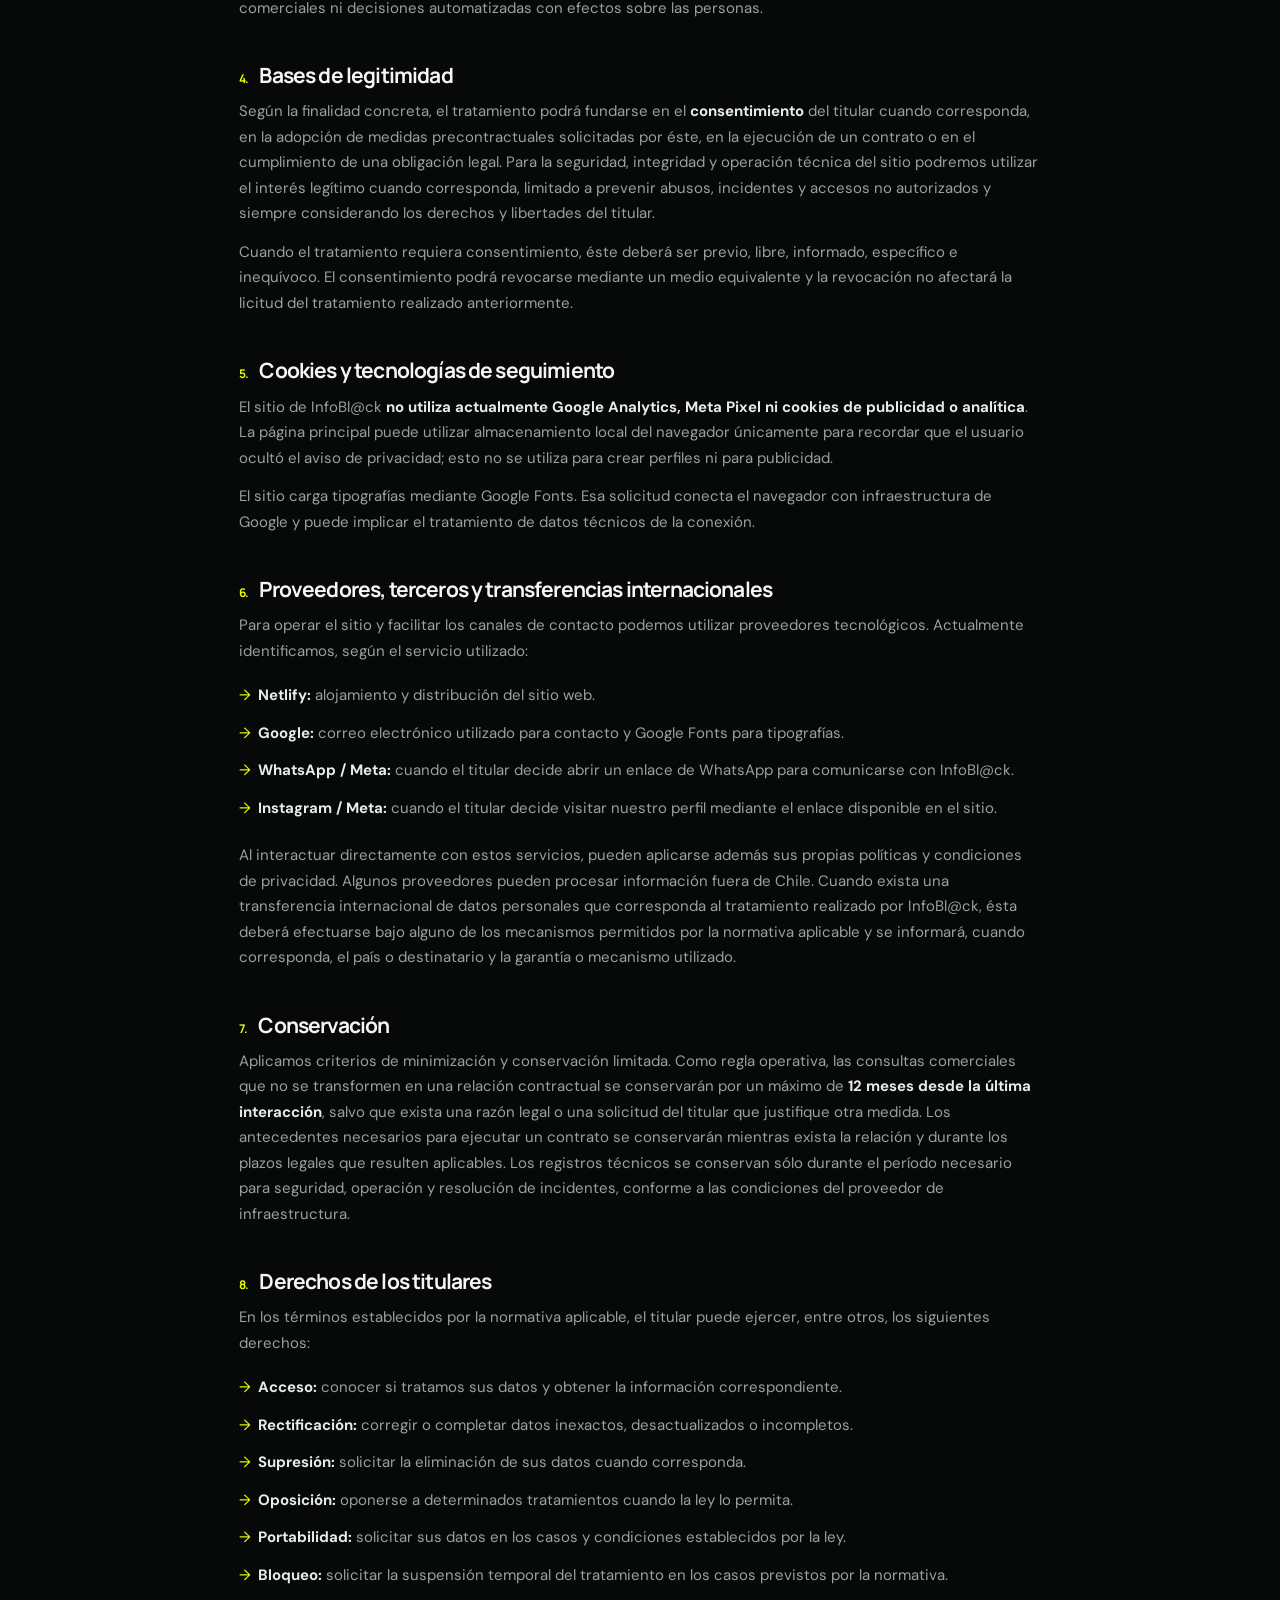
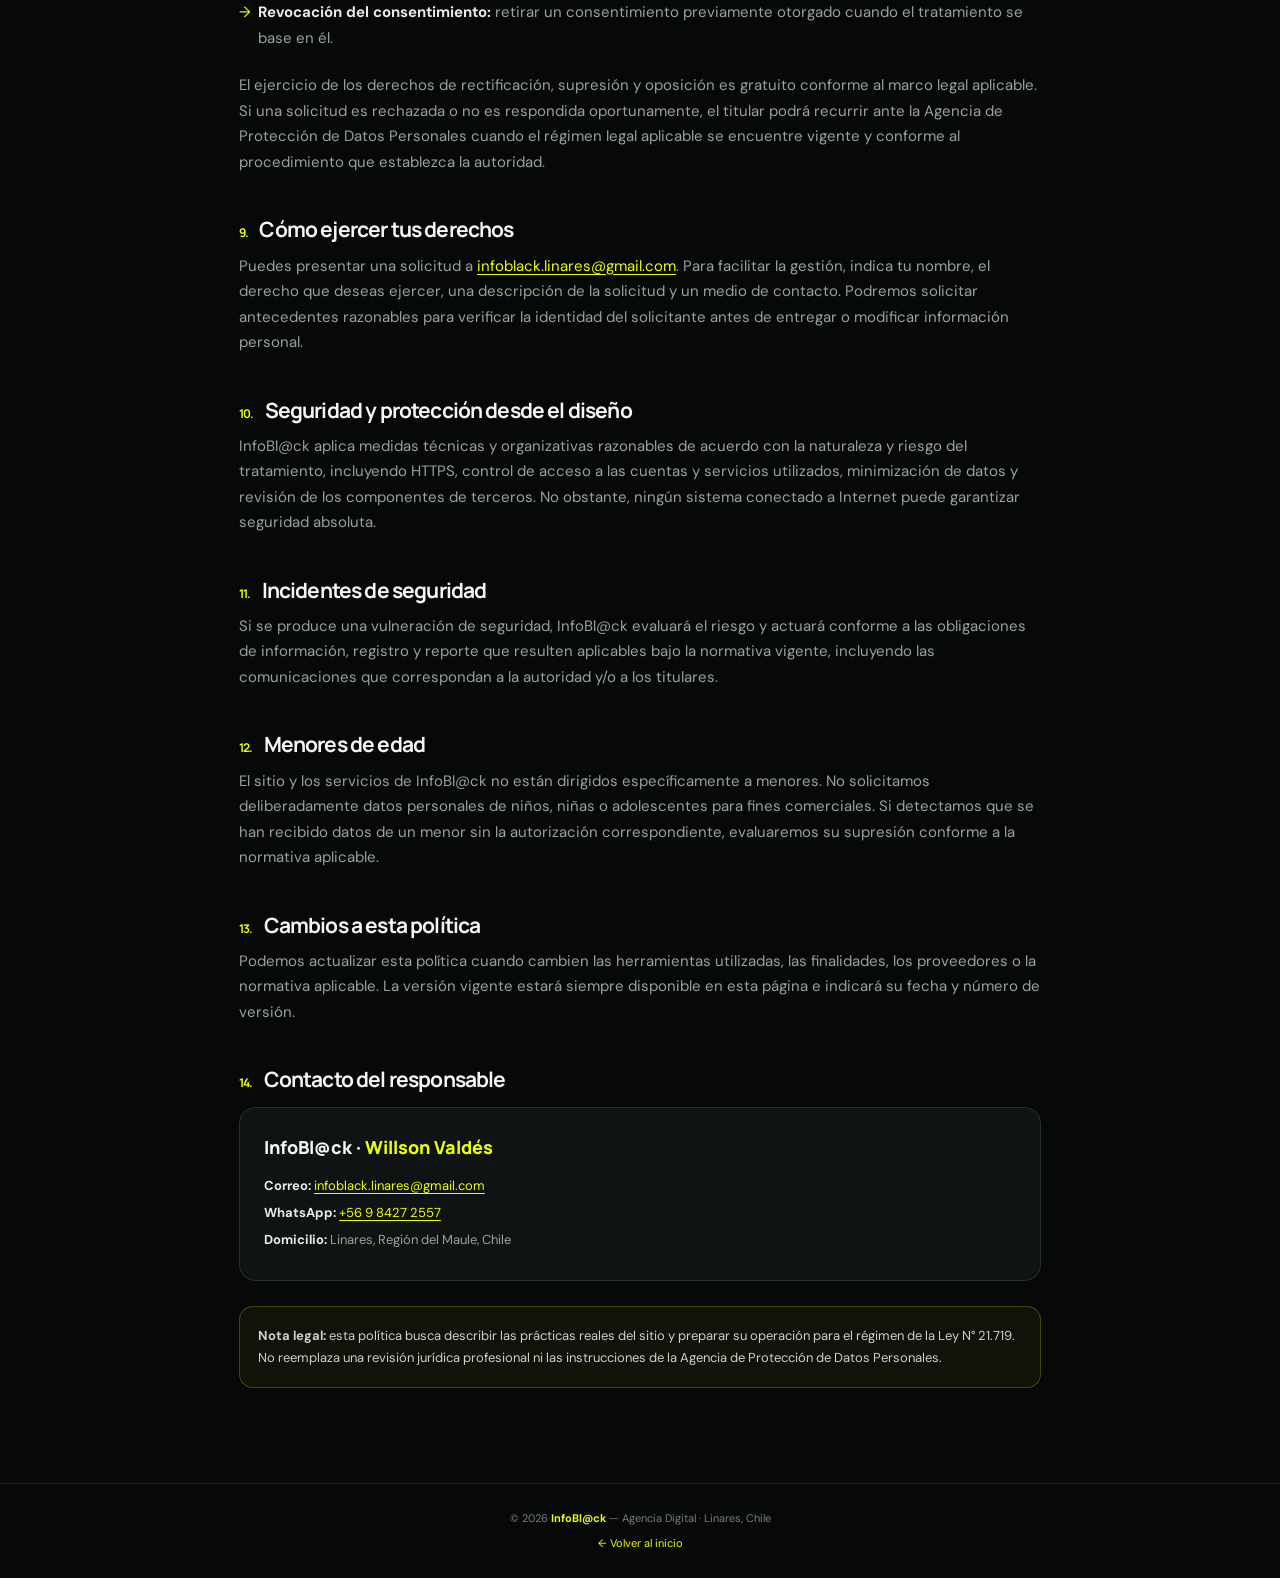
<file: politica-de-privacidad/index.html>
<!DOCTYPE html>
<html lang="es">
<head>
<meta charset="UTF-8">
<meta name="viewport" content="width=device-width, initial-scale=1.0">
<title>Política de Privacidad — InfoBl@ck</title>
<meta name="description" content="Política de tratamiento de datos personales de InfoBl@ck. Información sobre datos, finalidades, bases de legitimidad, proveedores, derechos y contacto.">
<meta name="robots" content="index, follow">
<meta property="og:title" content="Política de Privacidad — InfoBl@ck">
<meta property="og:description" content="Cómo InfoBl@ck trata y protege los datos personales.">
<meta property="og:type" content="website">
<meta property="og:url" content="https://infoblack.cl/politica-de-privacidad/">
<link rel="icon" type="image/png" href="/favicon.png">
<link rel="apple-touch-icon" href="/favicon.png">
<link href="https://fonts.googleapis.com/css2?family=DM+Sans:wght@300;400;500;600&family=Manrope:wght@600;700;800&display=swap" rel="stylesheet">
<style>
:root{--negro:#070909;--blanco:#f5f6f3;--acento:#ecff00;--gris:#101313;--gris2:#1b201e;--muted:#9aa19e;}
*,*::before,*::after{box-sizing:border-box;margin:0;padding:0}html{scroll-behavior:smooth}body{background:var(--negro);color:var(--blanco);font-family:'DM Sans',sans-serif;font-size:15px;line-height:1.7;overflow-x:hidden}a{color:inherit}nav{position:fixed;top:0;left:0;right:0;z-index:100;display:flex;justify-content:space-between;align-items:center;padding:18px 28px;background:rgba(7,9,9,.9);backdrop-filter:blur(16px);border-bottom:1px solid #222}.logo{font-family:'Manrope',sans-serif;font-size:23px;font-weight:800;letter-spacing:-.06em;text-decoration:none}.logo span{color:var(--acento)}.nav-cta{background:var(--acento);color:#080909;padding:9px 17px;border-radius:10px;font-weight:800;font-size:12px;text-decoration:none}.legal-wrap{max-width:850px;margin:0 auto;padding:120px 24px 70px}.legal-label{color:var(--acento);font-size:10px;font-weight:800;letter-spacing:.18em;text-transform:uppercase;margin-bottom:12px}.legal-back{display:inline-block;color:#8e9692;text-decoration:none;font-size:12px;margin-bottom:28px}.legal-back:hover{color:#fff}.legal-wrap h1{font-family:'Manrope',sans-serif;font-size:clamp(36px,6vw,58px);line-height:1;letter-spacing:-.06em;margin-bottom:12px}.legal-updated{color:#777f7b;font-size:11px;border-bottom:1px solid #242a27;padding-bottom:24px;margin-bottom:30px}.intro{font-size:15px;color:#c2c8c5;margin-bottom:16px}.legal-wrap h2{font-family:'Manrope',sans-serif;font-size:21px;line-height:1.15;letter-spacing:-.04em;margin:42px 0 12px}.legal-wrap h2 .n{color:var(--acento);font-size:12px;margin-right:8px}.legal-wrap p{color:var(--muted);margin-bottom:13px}.legal-wrap p strong{color:#e8ebe9}.legal-wrap ul{list-style:none;margin:10px 0 16px}.legal-wrap li{color:var(--muted);padding:6px 0 6px 19px;position:relative}.legal-wrap li:before{content:'→';position:absolute;left:0;color:var(--acento)}.legal-wrap li strong{color:#e8ebe9}.legal-wrap a.inline{color:var(--acento);text-decoration:underline;text-underline-offset:3px}.notice{background:rgba(236,255,0,.045);border:1px solid rgba(236,255,0,.22);border-radius:14px;padding:18px;margin:25px 0;color:#cbd1ce;font-size:13px}.legal-contact{background:var(--gris);border:1px solid #292f2c;border-radius:16px;padding:24px;margin-top:16px}.legal-contact .name{font-family:'Manrope',sans-serif;font-size:18px;font-weight:800;margin-bottom:12px}.legal-contact .name span{color:var(--acento)}.legal-contact .row{font-size:13px;color:var(--muted);margin-bottom:5px}.legal-contact .row strong{color:#e8ebe9}footer{border-top:1px solid #1d2320;padding:25px;text-align:center;font-size:11px;color:#777f7b}footer strong{color:var(--acento)}footer a{color:var(--acento);text-decoration:none}@media(max-width:600px){nav{padding:16px 18px}.legal-wrap{padding:105px 18px 55px}.nav-cta{padding:8px 13px}}
</style>
</head>
<body>
<nav><a href="/" class="logo">Info<span>Bl@ck</span></a><a href="/#contacto" class="nav-cta">Hablemos →</a></nav>
<main class="legal-wrap">
<a href="/" class="legal-back">← Volver al inicio</a>
<div class="legal-label">Privacidad · Protección de datos</div>
<h1>Política de Privacidad</h1>
<p class="legal-updated">Versión 1.2 · Última actualización: 16 de septiembre de 2026 · Preparada para la entrada en vigencia de la Ley N° 21.719 el 1 de diciembre de 2026.</p>
<div class="notice"><strong>Importante:</strong> esta política describe las prácticas actuales de InfoBl@ck y se mantendrá accesible públicamente. La Ley N° 21.719 fue publicada el 13 de diciembre de 2024 y entra en vigencia el 1 de diciembre de 2026. Esta página es información de privacidad e implementación digital; no constituye asesoría jurídica ni certificación de cumplimiento.</div>
<p class="intro"><strong>InfoBl@ck</strong>, representado por Willson Valdés, con domicilio en Linares, Región del Maule, Chile, es responsable de los tratamientos de datos personales que decide realizar a través de <strong>infoblack.cl</strong> y de sus canales propios de contacto.</p>
<h2><span class="n">1.</span> Datos que tratamos</h2>
<p>Dependiendo de cómo interactúes con InfoBl@ck, podemos tratar las siguientes categorías:</p>
<ul><li><strong>Datos de contacto:</strong> nombre, teléfono, correo electrónico y datos que entregues voluntariamente al solicitar información o una cotización.</li><li><strong>Datos del proyecto:</strong> nombre del negocio, rubro, necesidades, preferencias y antecedentes necesarios para preparar o ejecutar un servicio.</li><li><strong>Comunicaciones:</strong> contenido de mensajes que nos envíes por correo, WhatsApp u otros canales de contacto.</li><li><strong>Datos técnicos:</strong> información técnica necesaria para entregar y proteger el sitio, como dirección IP, navegador, dispositivo, fecha y hora de la solicitud y registros técnicos del servicio de alojamiento, cuando sean generados por los proveedores de infraestructura.</li></ul>
<p>Las personas cuyos datos podemos tratar incluyen principalmente visitantes que se comunican con InfoBl@ck, potenciales clientes, clientes y personas que participan en la coordinación de un proyecto.</p>
<p>No solicitamos deliberadamente datos personales sensibles para usar el sitio. Si una persona entrega información sensible voluntariamente mediante un mensaje, se tratará sólo cuando exista una base de licitud que lo permita y en la medida necesaria para la finalidad correspondiente.</p>
<h2><span class="n">2.</span> Fuentes de los datos</h2>
<p>Los datos provienen principalmente del propio titular cuando completa una consulta, nos escribe, solicita una cotización, contrata un servicio o utiliza los canales de contacto. Los datos técnicos pueden generarse automáticamente por la infraestructura que permite entregar y proteger el sitio. No obtenemos deliberadamente datos personales desde bases de datos públicas para realizar perfiles comerciales.</p>
<h2><span class="n">3.</span> Finalidades</h2>
<p>Tratamos los datos para finalidades específicas y limitadas, entre ellas:</p>
<ul><li>Responder consultas, solicitudes y cotizaciones.</li><li>Preparar, celebrar y ejecutar servicios solicitados por el cliente.</li><li>Coordinar entregas, cambios, soporte y mantenimiento.</li><li>Mantener la seguridad, disponibilidad y funcionamiento técnico del sitio.</li><li>Cumplir obligaciones legales y atender solicitudes de autoridades competentes cuando corresponda.</li></ul>
<p>No utilizamos actualmente el sitio para publicidad comportamental, venta de datos, elaboración de perfiles comerciales ni decisiones automatizadas con efectos sobre las personas.</p>
<h2><span class="n">4.</span> Bases de legitimidad</h2>
<p>Según la finalidad concreta, el tratamiento podrá fundarse en el <strong>consentimiento</strong> del titular cuando corresponda, en la adopción de medidas precontractuales solicitadas por éste, en la ejecución de un contrato o en el cumplimiento de una obligación legal. Para la seguridad, integridad y operación técnica del sitio podremos utilizar el interés legítimo cuando corresponda, limitado a prevenir abusos, incidentes y accesos no autorizados y siempre considerando los derechos y libertades del titular.</p>
<p>Cuando el tratamiento requiera consentimiento, éste deberá ser previo, libre, informado, específico e inequívoco. El consentimiento podrá revocarse mediante un medio equivalente y la revocación no afectará la licitud del tratamiento realizado anteriormente.</p>
<h2><span class="n">5.</span> Cookies y tecnologías de seguimiento</h2>
<p>El sitio de InfoBl@ck <strong>no utiliza actualmente Google Analytics, Meta Pixel ni cookies de publicidad o analítica</strong>. La página principal puede utilizar almacenamiento local del navegador únicamente para recordar que el usuario ocultó el aviso de privacidad; esto no se utiliza para crear perfiles ni para publicidad.</p>
<p>El sitio carga tipografías mediante Google Fonts. Esa solicitud conecta el navegador con infraestructura de Google y puede implicar el tratamiento de datos técnicos de la conexión.</p>
<h2><span class="n">6.</span> Proveedores, terceros y transferencias internacionales</h2>
<p>Para operar el sitio y facilitar los canales de contacto podemos utilizar proveedores tecnológicos. Actualmente identificamos, según el servicio utilizado:</p>
<ul><li><strong>Netlify:</strong> alojamiento y distribución del sitio web.</li><li><strong>Google:</strong> correo electrónico utilizado para contacto y Google Fonts para tipografías.</li><li><strong>WhatsApp / Meta:</strong> cuando el titular decide abrir un enlace de WhatsApp para comunicarse con InfoBl@ck.</li><li><strong>Instagram / Meta:</strong> cuando el titular decide visitar nuestro perfil mediante el enlace disponible en el sitio.</li></ul>
<p>Al interactuar directamente con estos servicios, pueden aplicarse además sus propias políticas y condiciones de privacidad. Algunos proveedores pueden procesar información fuera de Chile. Cuando exista una transferencia internacional de datos personales que corresponda al tratamiento realizado por InfoBl@ck, ésta deberá efectuarse bajo alguno de los mecanismos permitidos por la normativa aplicable y se informará, cuando corresponda, el país o destinatario y la garantía o mecanismo utilizado.</p>
<h2><span class="n">7.</span> Conservación</h2>
<p>Aplicamos criterios de minimización y conservación limitada. Como regla operativa, las consultas comerciales que no se transformen en una relación contractual se conservarán por un máximo de <strong>12 meses desde la última interacción</strong>, salvo que exista una razón legal o una solicitud del titular que justifique otra medida. Los antecedentes necesarios para ejecutar un contrato se conservarán mientras exista la relación y durante los plazos legales que resulten aplicables. Los registros técnicos se conservan sólo durante el período necesario para seguridad, operación y resolución de incidentes, conforme a las condiciones del proveedor de infraestructura.</p>
<h2><span class="n">8.</span> Derechos de los titulares</h2>
<p>En los términos establecidos por la normativa aplicable, el titular puede ejercer, entre otros, los siguientes derechos:</p>
<ul><li><strong>Acceso:</strong> conocer si tratamos sus datos y obtener la información correspondiente.</li><li><strong>Rectificación:</strong> corregir o completar datos inexactos, desactualizados o incompletos.</li><li><strong>Supresión:</strong> solicitar la eliminación de sus datos cuando corresponda.</li><li><strong>Oposición:</strong> oponerse a determinados tratamientos cuando la ley lo permita.</li><li><strong>Portabilidad:</strong> solicitar sus datos en los casos y condiciones establecidos por la ley.</li><li><strong>Bloqueo:</strong> solicitar la suspensión temporal del tratamiento en los casos previstos por la normativa.</li><li><strong>Revocación del consentimiento:</strong> retirar un consentimiento previamente otorgado cuando el tratamiento se base en él.</li></ul>
<p>El ejercicio de los derechos de rectificación, supresión y oposición es gratuito conforme al marco legal aplicable. Si una solicitud es rechazada o no es respondida oportunamente, el titular podrá recurrir ante la Agencia de Protección de Datos Personales cuando el régimen legal aplicable se encuentre vigente y conforme al procedimiento que establezca la autoridad.</p>
<h2><span class="n">9.</span> Cómo ejercer tus derechos</h2>
<p>Puedes presentar una solicitud a <a class="inline" href="mailto:infoblack.linares@gmail.com">infoblack.linares@gmail.com</a>. Para facilitar la gestión, indica tu nombre, el derecho que deseas ejercer, una descripción de la solicitud y un medio de contacto. Podremos solicitar antecedentes razonables para verificar la identidad del solicitante antes de entregar o modificar información personal.</p>
<h2><span class="n">10.</span> Seguridad y protección desde el diseño</h2>
<p>InfoBl@ck aplica medidas técnicas y organizativas razonables de acuerdo con la naturaleza y riesgo del tratamiento, incluyendo HTTPS, control de acceso a las cuentas y servicios utilizados, minimización de datos y revisión de los componentes de terceros. No obstante, ningún sistema conectado a Internet puede garantizar seguridad absoluta.</p>
<h2><span class="n">11.</span> Incidentes de seguridad</h2>
<p>Si se produce una vulneración de seguridad, InfoBl@ck evaluará el riesgo y actuará conforme a las obligaciones de información, registro y reporte que resulten aplicables bajo la normativa vigente, incluyendo las comunicaciones que correspondan a la autoridad y/o a los titulares.</p>
<h2><span class="n">12.</span> Menores de edad</h2>
<p>El sitio y los servicios de InfoBl@ck no están dirigidos específicamente a menores. No solicitamos deliberadamente datos personales de niños, niñas o adolescentes para fines comerciales. Si detectamos que se han recibido datos de un menor sin la autorización correspondiente, evaluaremos su supresión conforme a la normativa aplicable.</p>
<h2><span class="n">13.</span> Cambios a esta política</h2>
<p>Podemos actualizar esta política cuando cambien las herramientas utilizadas, las finalidades, los proveedores o la normativa aplicable. La versión vigente estará siempre disponible en esta página e indicará su fecha y número de versión.</p>
<h2><span class="n">14.</span> Contacto del responsable</h2>
<div class="legal-contact"><div class="name">InfoBl@ck · <span>Willson Valdés</span></div><div class="row"><strong>Correo:</strong> <a class="inline" href="mailto:infoblack.linares@gmail.com">infoblack.linares@gmail.com</a></div><div class="row"><strong>WhatsApp:</strong> <a class="inline" href="https://wa.me/56984272557">+56 9 8427 2557</a></div><div class="row"><strong>Domicilio:</strong> Linares, Región del Maule, Chile</div></div>
<div class="notice"><strong>Nota legal:</strong> esta política busca describir las prácticas reales del sitio y preparar su operación para el régimen de la Ley N° 21.719. No reemplaza una revisión jurídica profesional ni las instrucciones de la Agencia de Protección de Datos Personales.</div>
</main>
<footer><p>© 2026 <strong>InfoBl@ck</strong> — Agencia Digital · Linares, Chile</p><p style="margin-top:6px"><a href="/">← Volver al inicio</a></p></footer>
</body>
</html>
</file>
<file: assets/modern-typography.css>
@import url('https://fonts.googleapis.com/css2?family=DM+Sans:wght@400;500;600;700&family=Manrope:wght@500;600;700;800&display=swap');

:root{--bg:#070909;--panel:#0e1111;--panel2:#121616;--acid:#ecff00;--white:#f5f6f3;--muted:#a2a7a4;--line:#292e2c;--display:'Manrope',sans-serif;--body:'DM Sans',sans-serif}
*{box-sizing:border-box;margin:0;padding:0}
html{scroll-behavior:smooth}
body{background:var(--bg);color:var(--white);font-family:var(--body);line-height:1.5;overflow-x:hidden}
a{color:inherit;text-decoration:none}
.wrap{width:min(1180px,calc(100% - 72px));margin:0 auto}

.site-header{position:fixed;z-index:1000;top:0;left:0;right:0;background:rgba(7,9,9,.84);backdrop-filter:blur(18px);border-bottom:1px solid rgba(255,255,255,.06)}
.nav{height:76px;display:flex;align-items:center;gap:28px}
.logo{font-family:var(--display);font-size:31px;font-weight:800;letter-spacing:-.075em;line-height:.75;position:relative;white-space:nowrap}
.logo span{color:var(--acid)}
.logo small{display:block;font-family:var(--body);font-size:5px;letter-spacing:.24em;font-weight:700;margin-top:8px;color:#d9ddda}
.nav-links{display:flex;align-items:center;gap:31px;margin-left:auto}
.nav-links a{font-size:12px;font-weight:500;color:#e0e3e0;position:relative;padding:29px 0}
.nav-links a.active:after{content:'';position:absolute;left:0;right:0;bottom:20px;height:2px;background:var(--acid)}
.nav-links a:hover{color:var(--acid)}
.nav-whatsapp{display:inline-flex;align-items:center;justify-content:center;background:var(--acid);color:#080909;font-weight:800;font-size:12px;border-radius:12px;padding:12px 22px;box-shadow:0 0 28px rgba(236,255,0,.08);white-space:nowrap}
.hamb{display:none;margin-left:auto;background:none;border:0;color:white;font-size:25px}
.mobile-nav{display:none}

.hero-reference{position:relative;min-height:640px;padding:108px 0 24px;overflow:hidden;background:radial-gradient(circle at 64% 44%,rgba(236,255,0,.13),transparent 23%),linear-gradient(90deg,#070909 0%,#070909 40%,rgba(7,9,9,.72) 66%,#070909 100%)}
.hero-grid{display:grid;grid-template-columns:47% 53%;align-items:center;min-height:575px}
.hero-copy{position:relative;z-index:3;padding-top:15px}
.hero-kicker,.section-kicker{display:flex;align-items:center;gap:13px;color:var(--acid);font-size:10px;letter-spacing:.16em;font-weight:800}
.hero-kicker span,.section-kicker span{width:22px;height:2px;background:var(--acid);display:block;box-shadow:0 0 12px rgba(236,255,0,.3)}
h1{font-family:var(--display);font-size:clamp(55px,6.2vw,82px);line-height:.94;letter-spacing:-.075em;font-weight:800;margin-top:17px;max-width:620px}
h1 em{font-style:normal;color:var(--acid);text-shadow:0 0 28px rgba(236,255,0,.12)}
.hero-copy>p{font-size:15px;line-height:1.55;color:#c1c6c3;max-width:510px;margin:22px 0 22px}
.hero-actions{display:flex;gap:14px;align-items:center;flex-wrap:wrap}
.button{display:inline-flex;align-items:center;justify-content:center;min-height:50px;padding:0 23px;border-radius:11px;font-size:12px;font-weight:800;transition:.2s ease}
.button-primary{background:var(--acid);color:#070909;box-shadow:0 10px 35px rgba(236,255,0,.12)}
.button-outline{border:1px solid #68706c;color:#f1f3f0;background:rgba(255,255,255,.01)}
.button:hover{transform:translateY(-2px)}
.hero-points{display:flex;gap:31px;margin-top:30px}
.hero-points>div{display:flex;align-items:center;gap:10px}
.hero-points b{color:var(--acid);font-size:27px;line-height:1;text-shadow:0 0 14px rgba(236,255,0,.15)}
.hero-points span{font-size:11px;line-height:1.35;color:#d0d4d1}
.hero-visual{position:relative;align-self:stretch;display:flex;align-items:center;justify-content:flex-end;margin-right:-45px}
.hero-visual img{width:min(780px,115%);height:auto;display:block;filter:drop-shadow(0 28px 30px rgba(0,0,0,.45))}
.hero-tags{position:absolute;right:45px;bottom:24px;color:#aeb4b1;font-size:9px;letter-spacing:.13em}

.project-strip{padding:14px 0 15px;border-top:1px solid #252a28;border-bottom:1px solid #252a28;background:linear-gradient(180deg,#0c0f0f,#0b0d0d)}
.strip-inner{min-height:70px;display:grid;grid-template-columns:1.15fr 1fr 1fr 1fr 1fr 1.8fr;align-items:center;gap:20px}
.strip-label{display:flex;align-items:center;gap:10px;font-size:10px;font-weight:700;line-height:1.25}.strip-label b{font-size:19px;color:var(--acid)}
.strip-name{font-family:var(--display);font-weight:800;color:#f3f4f1;text-align:center;line-height:.9;font-size:17px;letter-spacing:-.04em}.strip-name small{font-family:var(--body);font-size:7px;letter-spacing:.15em;font-weight:700}.strip-name.rocha{font-size:16px}.strip-name.linaresya{font-size:22px}.strip-name.linaresya span{color:var(--acid)}.strip-name.maulino{font-size:10px;letter-spacing:.16em}.strip-name.kings{font-size:11px}.strip-quote{border-left:1px solid #3a403d;padding-left:20px;font-size:11px;font-weight:600;line-height:1.35}.strip-quote small{display:block;color:#8c928f;font-size:8px;margin-top:5px;font-weight:400}

.services-section,.works-section{padding:31px 0 34px}
.section-head{display:flex;justify-content:space-between;align-items:end;gap:25px;margin-bottom:17px}.section-head>a{font-size:10px;text-decoration:underline;text-underline-offset:6px;color:#e6e9e6;white-space:nowrap}
.section-head h2,.detail-section h2,.contact-section h2{font-family:var(--display);font-size:30px;line-height:1.05;letter-spacing:-.055em;margin-top:9px}.section-head h2 em,.contact-section h2 em{font-style:normal;color:var(--acid)}
.service-grid{display:grid;grid-template-columns:repeat(4,1fr);gap:12px}
.service-card{min-height:96px;border:1px solid #272d2b;border-radius:11px;background:linear-gradient(145deg,#111515,#0c0f0f);display:flex;align-items:center;gap:17px;padding:16px;transition:.22s ease}.service-card:hover{transform:translateY(-3px);border-color:#464e4a;background:#121616}
.service-icon{flex:0 0 47px;width:47px;height:47px;border:1px solid #454c49;border-radius:50%;display:grid;place-items:center;color:var(--acid);font-size:22px;background:#0a0c0c;box-shadow:inset 0 0 20px rgba(255,255,255,.015)}
.service-card h3{font-family:var(--display);font-size:13px;letter-spacing:-.025em;margin-bottom:5px}.service-card p{font-size:11px;line-height:1.35;color:#a9afac}

.works-section{padding-top:2px}.works-grid{display:grid;grid-template-columns:repeat(4,1fr);gap:12px}.work-card{height:205px;border:1px solid #2a302d;border-radius:10px;overflow:hidden;position:relative;background:#111;color:#fff;display:block}.work-card:before{content:'';position:absolute;inset:0;background-size:cover;background-position:center;transition:transform .4s ease}.work-card:hover:before{transform:scale(1.04)}.work-overlay{position:absolute;inset:0;background:linear-gradient(180deg,rgba(0,0,0,.04) 30%,rgba(4,6,6,.18) 48%,#0a0c0c 83%,#0a0c0c 100%)}.work-content{position:absolute;left:0;right:0;bottom:0;padding:11px 14px 12px;z-index:2}.work-content h3{font-family:var(--display);font-size:12px;letter-spacing:-.02em}.work-content p{font-size:10px;color:#a7adaa;margin-top:2px}.work-content span{position:absolute;right:11px;bottom:11px;width:28px;height:28px;border:1px solid #b9bfbc;border-radius:50%;display:grid;place-items:center;font-size:15px}.work-rocha:before{background-image:url('https://images.unsplash.com/photo-1555041469-a586c61ea9bc?w=1200&q=85')}.work-linaresya:before{background-image:url('/assets/linaresya-logo.jpg');background-position:center;background-size:cover}.work-maulino:before{background-image:url('https://images.unsplash.com/photo-1555939594-58d7cb561ad1?w=1200&q=85')}.work-kings:before{background-image:url('https://images.unsplash.com/photo-1503951914875-452162b0f3f1?w=1200&q=85')}

.impact-section{padding:10px 0 30px}.impact-inner{min-height:76px;display:grid;grid-template-columns:1.9fr .75fr .75fr .75fr 1.1fr;align-items:center;border-top:1px solid #2a302d;padding-top:15px;gap:20px}.impact-text{border-left:4px solid var(--acid);padding-left:18px}.impact-text b{display:block;font-family:var(--display);font-size:15px}.impact-text span{display:block;font-size:10px;color:#a7adaa}.impact-item{border-left:1px solid #3b413e;padding-left:22px}.impact-item strong{display:block;color:var(--acid);font-family:var(--display);font-size:19px;line-height:1}.impact-item span{display:block;font-size:9px;color:#9ba19e;margin-top:5px}.impact-inner>.button{min-height:44px;font-size:10px}

.detail-section{padding:75px 0;border-top:1px solid #171b1a}.section-lead{max-width:610px;color:var(--muted);font-size:14px;margin:13px 0 30px}.plans-grid{display:grid;grid-template-columns:repeat(3,1fr);gap:13px;margin-top:28px}.plans-grid article{border:1px solid #292f2c;border-radius:15px;background:#0d1010;padding:27px}.plans-grid article.featured{border-color:var(--acid);box-shadow:0 0 45px rgba(236,255,0,.04)}.plans-grid small{font-size:9px;letter-spacing:.16em;color:#9aa19e;font-weight:800}.plans-grid h3{font-family:var(--display);font-size:20px;margin:8px 0}.plans-grid strong{font-family:var(--display);font-size:32px;color:var(--acid)}.plans-grid ul{list-style:none;margin-top:16px}.plans-grid li{font-size:12px;color:#c0c5c2;padding:8px 0;border-bottom:1px solid #222724}.plans-grid li:before{content:'✓';color:var(--acid);margin-right:8px}.fine-print{color:#777d79;font-size:10px;margin-top:15px}.narrow{max-width:850px;margin:0 auto}.faq-section h2{margin-bottom:25px}.faq-list{border-top:1px solid #282d2b}.faq-list details{border-bottom:1px solid #282d2b;padding:17px 0}.faq-list summary{cursor:pointer;font-family:var(--display);font-size:14px;font-weight:700;list-style:none;display:flex;justify-content:space-between}.faq-list summary::-webkit-details-marker{display:none}.faq-list summary:after{content:'+';color:var(--acid);font-size:19px}.faq-list details[open] summary:after{content:'−'}.faq-list p{color:var(--muted);font-size:13px;max-width:700px;margin-top:10px}.faq-list p a{color:var(--acid);text-decoration:underline}

.contact-section{padding:90px 0}.contact-box{border:1px solid #2c322f;border-radius:20px;padding:50px;display:flex;align-items:center;justify-content:space-between;gap:40px;background:radial-gradient(circle at 70% 0%,rgba(236,255,0,.09),transparent 36%),#0d1010}.contact-section h2{font-size:45px;margin:10px 0}.contact-section p{font-size:14px;color:var(--muted);max-width:580px}
footer{border-top:1px solid #252a28;padding:26px 0 35px;color:#838985}.footer-inner{display:flex;align-items:center;gap:25px;flex-wrap:wrap}.footer-inner>div:first-child{display:flex;align-items:baseline;gap:13px;margin-right:auto}.footer-inner b{font-family:var(--display);color:#f3f4f1;font-size:17px}.footer-inner span,.footer-inner small,.footer-links a{font-size:10px}.footer-links{display:flex;gap:18px}.footer-links a:hover{color:var(--acid)}

@media(max-width:1050px){.wrap{width:min(100% - 42px,1180px)}.nav-links{gap:18px}.hero-grid{grid-template-columns:48% 52%}.hero-visual{margin-right:-120px}.hero-visual img{width:760px}.strip-inner{grid-template-columns:1fr 1fr 1fr;gap:15px}.strip-quote{display:none}.service-grid,.works-grid{grid-template-columns:repeat(2,1fr)}.impact-inner{grid-template-columns:1.5fr .8fr .8fr 1fr}.impact-inner>.button{grid-column:1/-1;width:max-content;margin-left:auto}.impact-item:nth-of-type(4){display:none}}
@media(max-width:760px){.wrap{width:calc(100% - 32px)}.nav{height:68px}.logo{font-size:27px}.nav-links,.site-header>.nav>.nav-whatsapp{display:none}.hamb{display:block}.mobile-nav{position:absolute;top:68px;left:0;right:0;padding:16px;background:rgba(7,9,9,.98);border-bottom:1px solid #242a27;flex-direction:column;gap:4px}.mobile-nav.open{display:flex}.mobile-nav>a{padding:11px 6px;font-size:13px}.mobile-nav .nav-whatsapp{margin-top:7px}.hero-reference{padding-top:86px;min-height:auto}.hero-grid{grid-template-columns:1fr;min-height:auto}.hero-copy{padding-top:28px}.hero-copy>p{font-size:14px}.hero-visual{order:2;margin:-10px -45px -25px 0}.hero-visual img{width:720px;max-width:130%}.hero-tags{display:none}.hero-points{gap:17px;flex-wrap:wrap}.hero-points span{font-size:9px}.hero-points b{font-size:22px}.project-strip{overflow:hidden}.strip-inner{grid-template-columns:repeat(4,minmax(130px,1fr));width:760px}.strip-label{display:none}.services-section,.works-section{padding:35px 0 28px}.section-head{align-items:start}.section-head h2{font-size:25px}.section-head>a{display:none}.service-grid,.works-grid{grid-template-columns:1fr 1fr}.work-card{height:220px}.impact-inner{grid-template-columns:1fr 1fr}.impact-text{grid-column:1/-1}.impact-item:nth-of-type(4){display:block}.impact-inner>.button{grid-column:1/-1;width:100%;margin:0}.plans-grid{grid-template-columns:1fr}.contact-box{padding:30px;display:block}.contact-section h2{font-size:36px}.contact-box .button{margin-top:25px;width:100%}}
@media(max-width:470px){h1{font-size:52px}.hero-actions .button{width:100%}.hero-visual{margin-top:0}.service-grid,.works-grid{grid-template-columns:1fr}.strip-inner{grid-template-columns:repeat(4,minmax(120px,1fr))}.impact-inner{grid-template-columns:1fr 1fr}.contact-section{padding:60px 0}}
</file>
